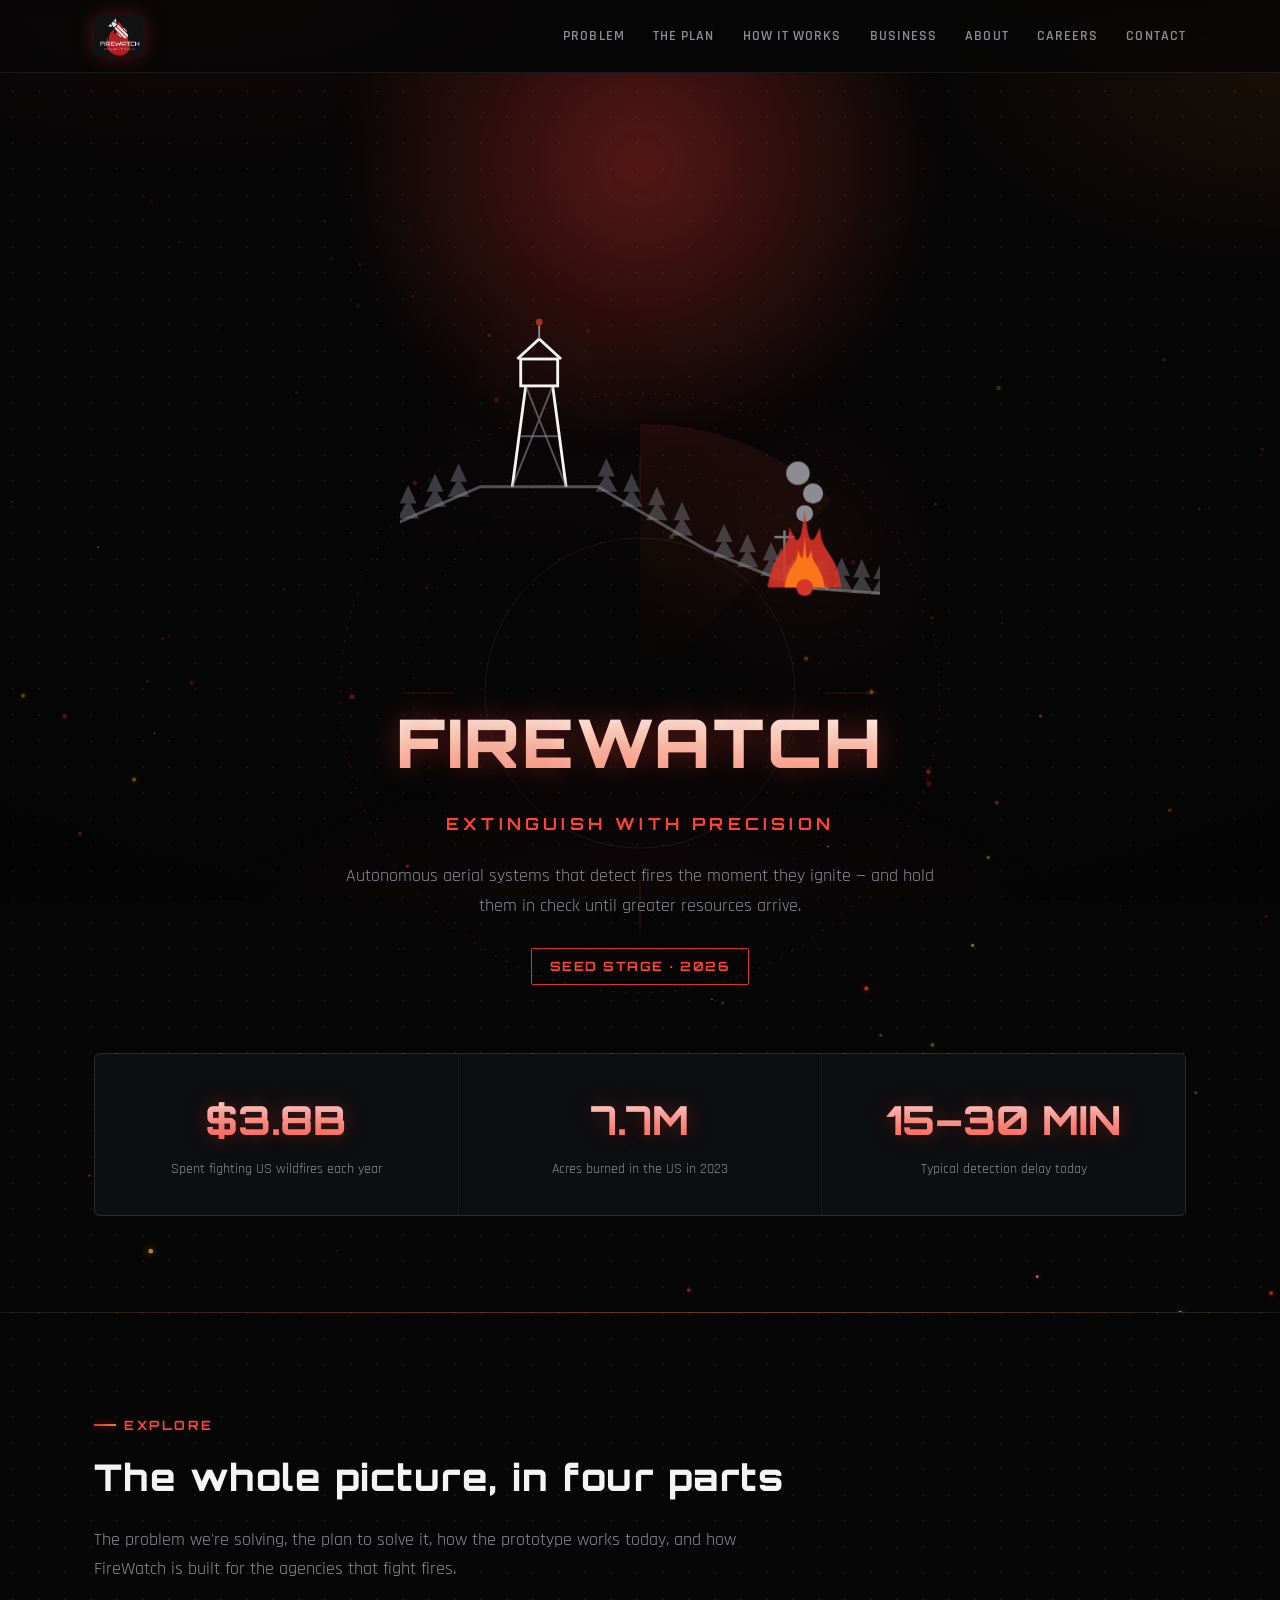
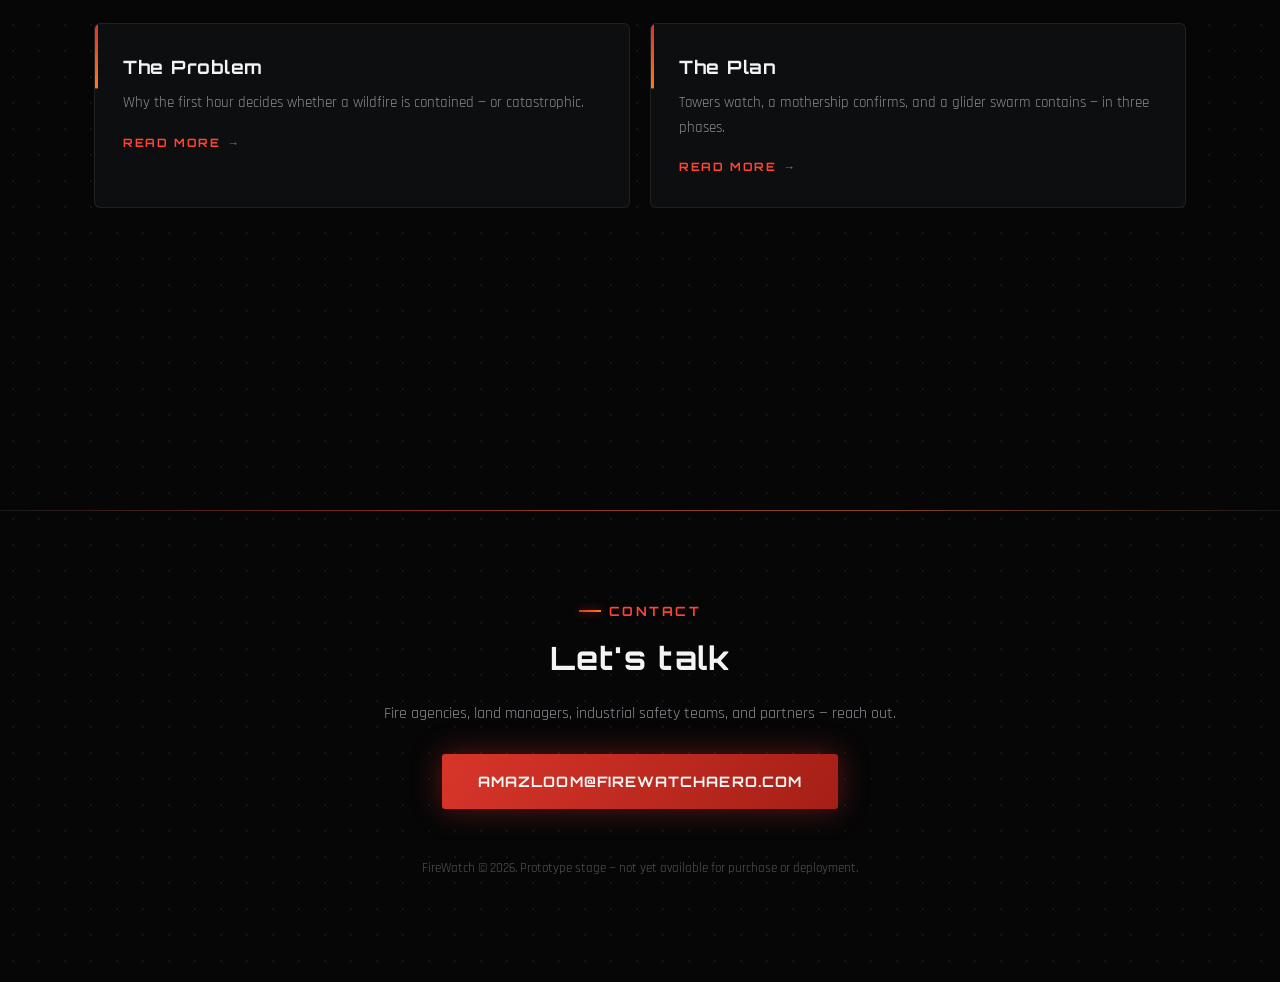
<file: index.html>
<!DOCTYPE html>
<html lang="en">
<head>
<meta charset="UTF-8">
<meta name="viewport" content="width=device-width, initial-scale=1.0">
<title>FireWatch — Extinguish with Precision</title>
<meta name="description" content="FireWatch is an autonomous aerial fire-detection and suppression system. Catch it early. Hold it until help arrives.">
<link rel="preconnect" href="https://fonts.googleapis.com">
<link rel="preconnect" href="https://fonts.gstatic.com" crossorigin>
<link href="https://fonts.googleapis.com/css2?family=Orbitron:wght@600;700;800;900&family=Rajdhani:wght@400;500;600;700&display=swap" rel="stylesheet">
<link rel="stylesheet" href="assets/styles.css">
<link rel="icon" href="assets/favicon.ico" sizes="any">
<link rel="icon" type="image/png" href="assets/favicon-32.png">
<link rel="apple-touch-icon" href="assets/apple-touch-icon.png">
</head>
<body>

<nav>
  <div class="container">
    <a class="brand-mark" href="index.html">
      <img src="assets/logo.jpg" alt="FireWatch logo">
    </a>
    <ul>
      <li><a href="problem.html">Problem</a></li>
      <li><a href="plan.html">The Plan</a></li>
      <li><a href="how.html">How It Works</a></li>
      <li><a href="business.html">Business</a></li>
      <li><a href="about.html">About</a></li>
      <li><a href="careers.html">Careers</a></li>
      <li><a href="#contact">Contact</a></li>
    </ul>
  </div>
</nav>

<header class="hero">
  <canvas id="ember-canvas" class="ember-canvas" aria-hidden="true"></canvas>
  <div class="hero-glow"></div>
  <svg class="hero-reticle" viewBox="0 0 600 600" fill="none" aria-hidden="true">
    <circle class="ring ring-slow" cx="300" cy="300" r="290" stroke="#D8352A" stroke-width="1" stroke-dasharray="2 10" opacity="0.6"/>
    <circle class="ring ring-fast" cx="300" cy="300" r="220" stroke="#ff7a18" stroke-width="1" stroke-dasharray="1 14" opacity="0.5"/>
    <circle cx="300" cy="300" r="150" stroke="#8B8D93" stroke-width="0.75" opacity="0.35"/>
    <g stroke="#D8352A" stroke-width="1" opacity="0.5">
      <line x1="300" y1="70" x2="300" y2="120"/>
      <line x1="300" y1="480" x2="300" y2="530"/>
      <line x1="70" y1="300" x2="120" y2="300"/>
      <line x1="480" y1="300" x2="530" y2="300"/>
    </g>
    <path class="sweep" d="M300 300 L300 40 A260 260 0 0 1 486 114 Z" fill="url(#sweepGrad)" opacity="0.18"/>
    <defs>
      <linearGradient id="sweepGrad" x1="300" y1="300" x2="300" y2="40" gradientUnits="userSpaceOnUse">
        <stop stop-color="#ff7a18" stop-opacity="0"/>
        <stop offset="1" stop-color="#ff4433"/>
      </linearGradient>
    </defs>
  </svg>
  <div class="container">
    <div class="hero-short">
      <iframe src="short.html" title="FireWatch — how it works" loading="eager" scrolling="no" tabindex="-1"></iframe>
    </div>
    <h1>FIREWATCH</h1>
    <div class="hero-sub">Extinguish with Precision</div>
    <p class="hero-desc">Autonomous aerial systems that detect fires the moment they ignite — and hold them in check until greater resources arrive.</p>
    <div class="hero-badge">Seed Stage · 2026</div>

    <div class="stats">
      <div class="stat">
        <div class="stat-num">$3.8B</div>
        <div class="stat-label">Spent fighting US wildfires each year</div>
      </div>
      <div class="stat">
        <div class="stat-num">7.7M</div>
        <div class="stat-label">Acres burned in the US in 2023</div>
      </div>
      <div class="stat">
        <div class="stat-num">15–30 MIN</div>
        <div class="stat-label">Typical detection delay today</div>
      </div>
    </div>
  </div>
</header>

<section id="explore">
  <div class="container">
    <span class="section-tag">Explore</span>
    <h2>The whole picture, in four parts</h2>
    <p class="lead">The problem we're solving, the plan to solve it, how the prototype works today, and how FireWatch is built for the agencies that fight fires.</p>
    <div class="explore-grid">
      <a class="card" href="problem.html">
        <h3>The Problem</h3>
        <p>Why the first hour decides whether a wildfire is contained — or catastrophic.</p>
        <span class="card-go">Read more</span>
      </a>
      <a class="card" href="plan.html">
        <h3>The Plan</h3>
        <p>Towers watch, a mothership confirms, and a glider swarm contains — in three phases.</p>
        <span class="card-go">Read more</span>
      </a>
      <a class="card" href="how.html">
        <h3>How It Works</h3>
        <p>The self-contained detection prototype: thermal sensing, radio link, live ground station.</p>
        <span class="card-go">Read more</span>
      </a>
      <a class="card" href="business.html">
        <h3>Business</h3>
        <p>Built for local, state, and national fire agencies — setup, support, and resupply.</p>
        <span class="card-go">Read more</span>
      </a>
    </div>
  </div>
</section>

<footer id="contact">
  <div class="container">
    <span class="section-tag">Contact</span>
    <h2>Let's talk</h2>
    <p>Fire agencies, land managers, industrial safety teams, and partners — reach out.</p>
    <a class="cta-btn" href="mailto:amazloom@firewatchaero.com">amazloom@firewatchaero.com</a>
    <div class="fine-print">FireWatch © 2026. Prototype stage — not yet available for purchase or deployment.</div>
  </div>
</footer>

<script src="assets/fx.js" defer></script>
</body>
</html>
</file>
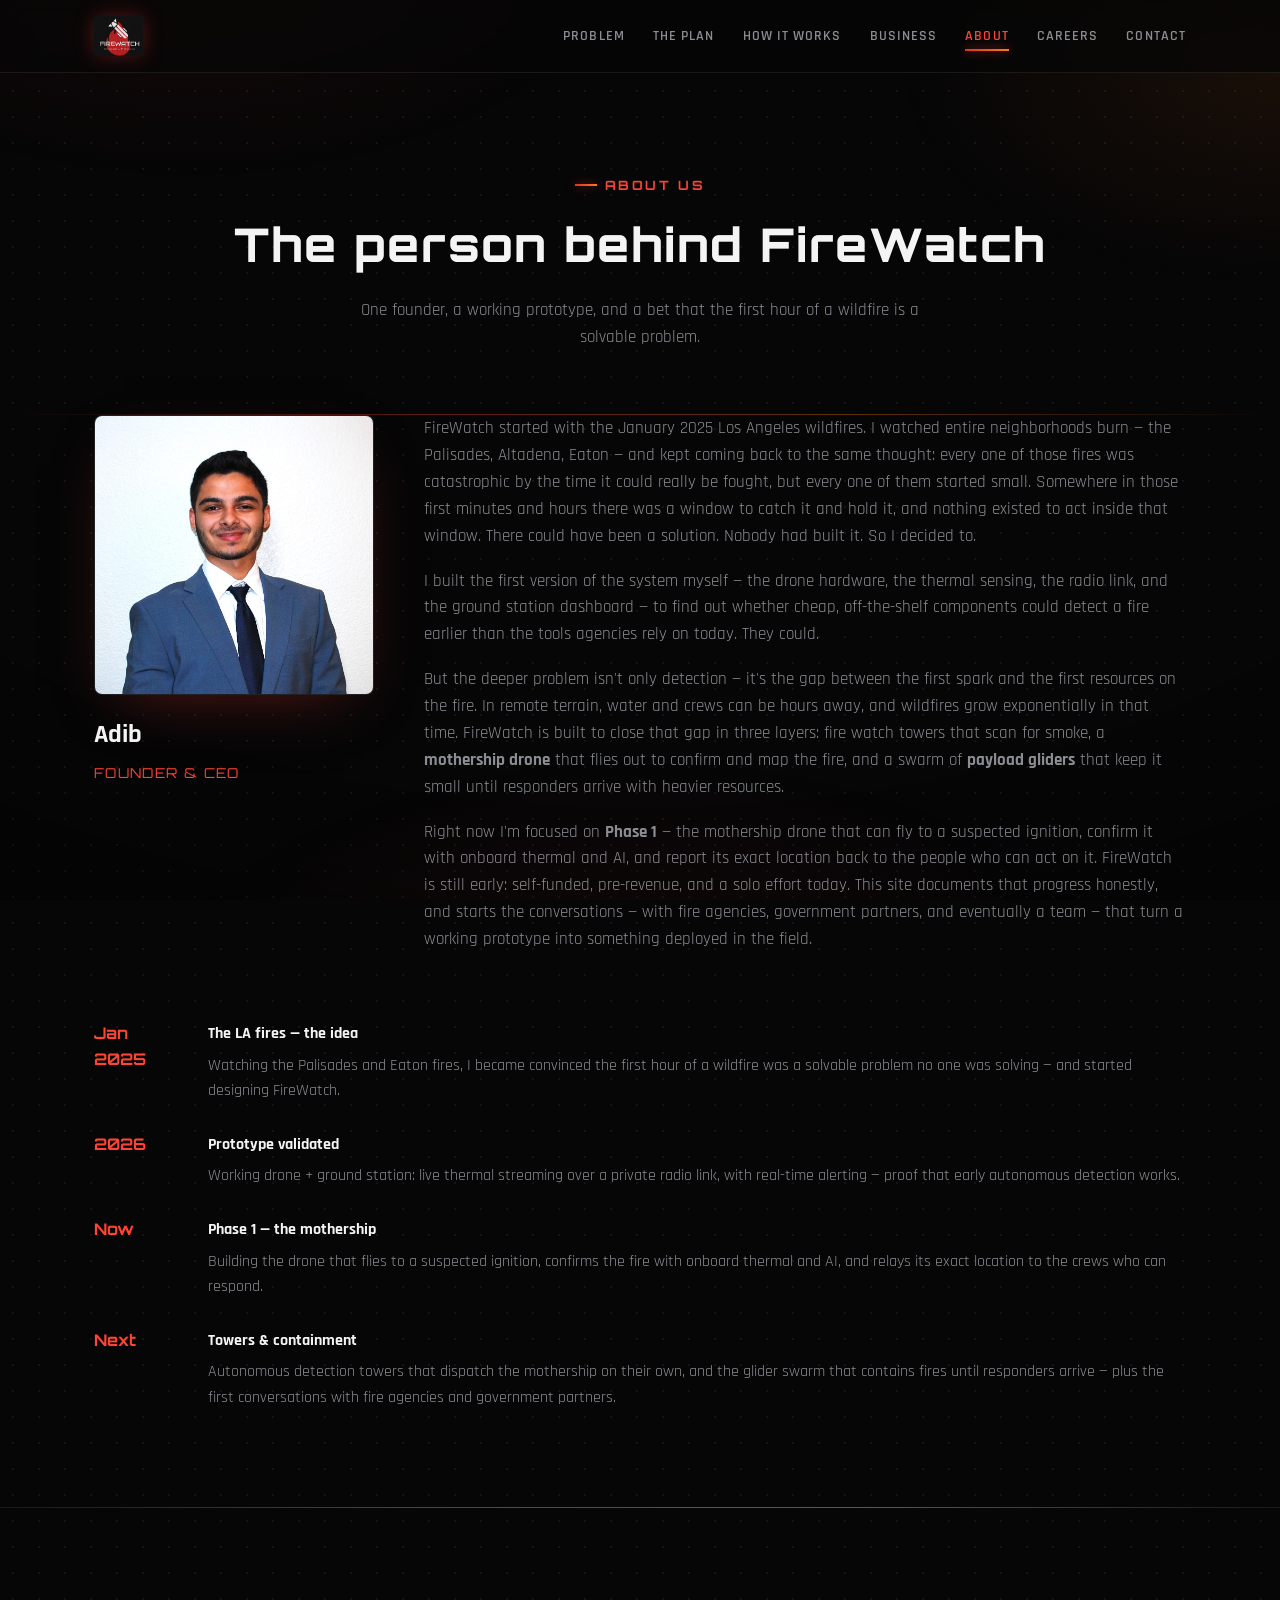
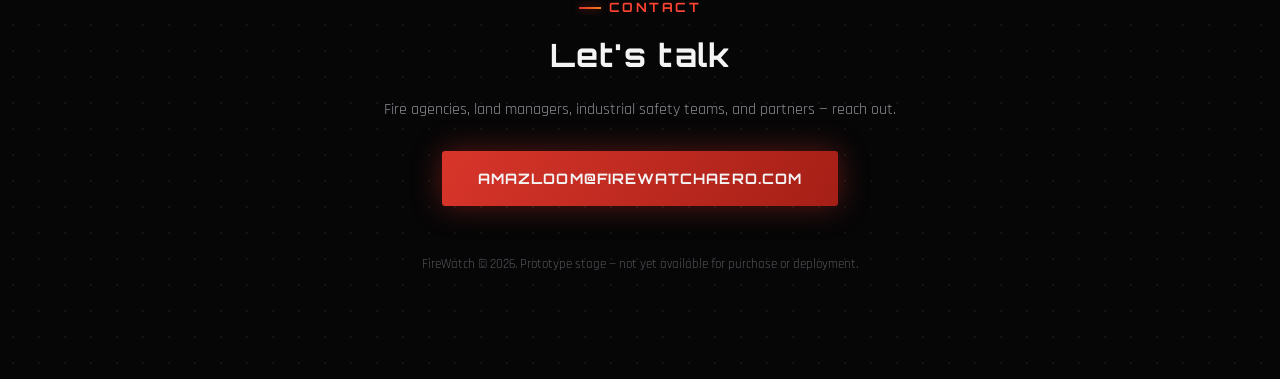
<file: about.html>
<!DOCTYPE html>
<html lang="en">
<head>
<meta charset="UTF-8">
<meta name="viewport" content="width=device-width, initial-scale=1.0">
<title>About — FireWatch</title>
<meta name="description" content="FireWatch was founded by Adib to close the gap between the first spark and the first responder.">
<link rel="preconnect" href="https://fonts.googleapis.com">
<link rel="preconnect" href="https://fonts.gstatic.com" crossorigin>
<link href="https://fonts.googleapis.com/css2?family=Orbitron:wght@600;700;800;900&family=Rajdhani:wght@400;500;600;700&display=swap" rel="stylesheet">
<link rel="stylesheet" href="assets/styles.css">
<link rel="icon" href="assets/favicon.ico" sizes="any">
<link rel="icon" type="image/png" href="assets/favicon-32.png">
<link rel="apple-touch-icon" href="assets/apple-touch-icon.png">
</head>
<body>

<nav>
  <div class="container">
    <a class="brand-mark" href="index.html">
      <img src="assets/logo.jpg" alt="FireWatch logo">
    </a>
    <ul>
      <li><a href="problem.html">Problem</a></li>
      <li><a href="plan.html">The Plan</a></li>
      <li><a href="how.html">How It Works</a></li>
      <li><a href="business.html">Business</a></li>
      <li><a href="about.html" class="active">About</a></li>
      <li><a href="careers.html">Careers</a></li>
      <li><a href="#contact">Contact</a></li>
    </ul>
  </div>
</nav>

<header class="page-hero">
  <div class="container">
    <span class="section-tag">About Us</span>
    <h1>The person behind FireWatch</h1>
    <p>One founder, a working prototype, and a bet that the first hour of a wildfire is a solvable problem.</p>
  </div>
</header>

<section style="border-top: none; padding-top: 0;">
  <div class="container">
    <div class="about-grid">
      <div>
        <div class="about-photo">
          <img src="assets/adib.jpg" alt="Adib, founder of FireWatch">
        </div>
        <div class="about-name">Adib</div>
        <div class="about-role">Founder &amp; CEO</div>
      </div>

      <div class="about-text">
        <p>FireWatch started with the January 2025 Los Angeles wildfires. I watched entire neighborhoods burn — the Palisades, Altadena, Eaton — and kept coming back to the same thought: every one of those fires was catastrophic by the time it could really be fought, but every one of them started small. Somewhere in those first minutes and hours there was a window to catch it and hold it, and nothing existed to act inside that window. There could have been a solution. Nobody had built it. So I decided to.</p>
        <p>I built the first version of the system myself — the drone hardware, the thermal sensing, the radio link, and the ground station dashboard — to find out whether cheap, off-the-shelf components could detect a fire earlier than the tools agencies rely on today. They could.</p>
        <p>But the deeper problem isn't only detection — it's the gap between the first spark and the first resources on the fire. In remote terrain, water and crews can be hours away, and wildfires grow exponentially in that time. FireWatch is built to close that gap in three layers: fire watch towers that scan for smoke, a <strong>mothership drone</strong> that flies out to confirm and map the fire, and a swarm of <strong>payload gliders</strong> that keep it small until responders arrive with heavier resources.</p>
        <p>Right now I'm focused on <strong>Phase 1</strong> — the mothership drone that can fly to a suspected ignition, confirm it with onboard thermal and AI, and report its exact location back to the people who can act on it. FireWatch is still early: self-funded, pre-revenue, and a solo effort today. This site documents that progress honestly, and starts the conversations — with fire agencies, government partners, and eventually a team — that turn a working prototype into something deployed in the field.</p>
      </div>
    </div>

    <div class="timeline">
      <div class="timeline-item">
        <div class="timeline-year">Jan 2025</div>
        <div>
          <h4>The LA fires — the idea</h4>
          <p>Watching the Palisades and Eaton fires, I became convinced the first hour of a wildfire was a solvable problem no one was solving — and started designing FireWatch.</p>
        </div>
      </div>
      <div class="timeline-item">
        <div class="timeline-year">2026</div>
        <div>
          <h4>Prototype validated</h4>
          <p>Working drone + ground station: live thermal streaming over a private radio link, with real-time alerting — proof that early autonomous detection works.</p>
        </div>
      </div>
      <div class="timeline-item">
        <div class="timeline-year">Now</div>
        <div>
          <h4>Phase 1 — the mothership</h4>
          <p>Building the drone that flies to a suspected ignition, confirms the fire with onboard thermal and AI, and relays its exact location to the crews who can respond.</p>
        </div>
      </div>
      <div class="timeline-item">
        <div class="timeline-year">Next</div>
        <div>
          <h4>Towers &amp; containment</h4>
          <p>Autonomous detection towers that dispatch the mothership on their own, and the glider swarm that contains fires until responders arrive — plus the first conversations with fire agencies and government partners.</p>
        </div>
      </div>
    </div>
  </div>
</section>

<footer id="contact">
  <div class="container">
    <span class="section-tag">Contact</span>
    <h2>Let's talk</h2>
    <p>Fire agencies, land managers, industrial safety teams, and partners — reach out.</p>
    <a class="cta-btn" href="mailto:amazloom@firewatchaero.com">amazloom@firewatchaero.com</a>
    <div class="fine-print">FireWatch © 2026. Prototype stage — not yet available for purchase or deployment.</div>
  </div>
</footer>

<script src="assets/fx.js" defer></script>
</body>
</html>
</file>
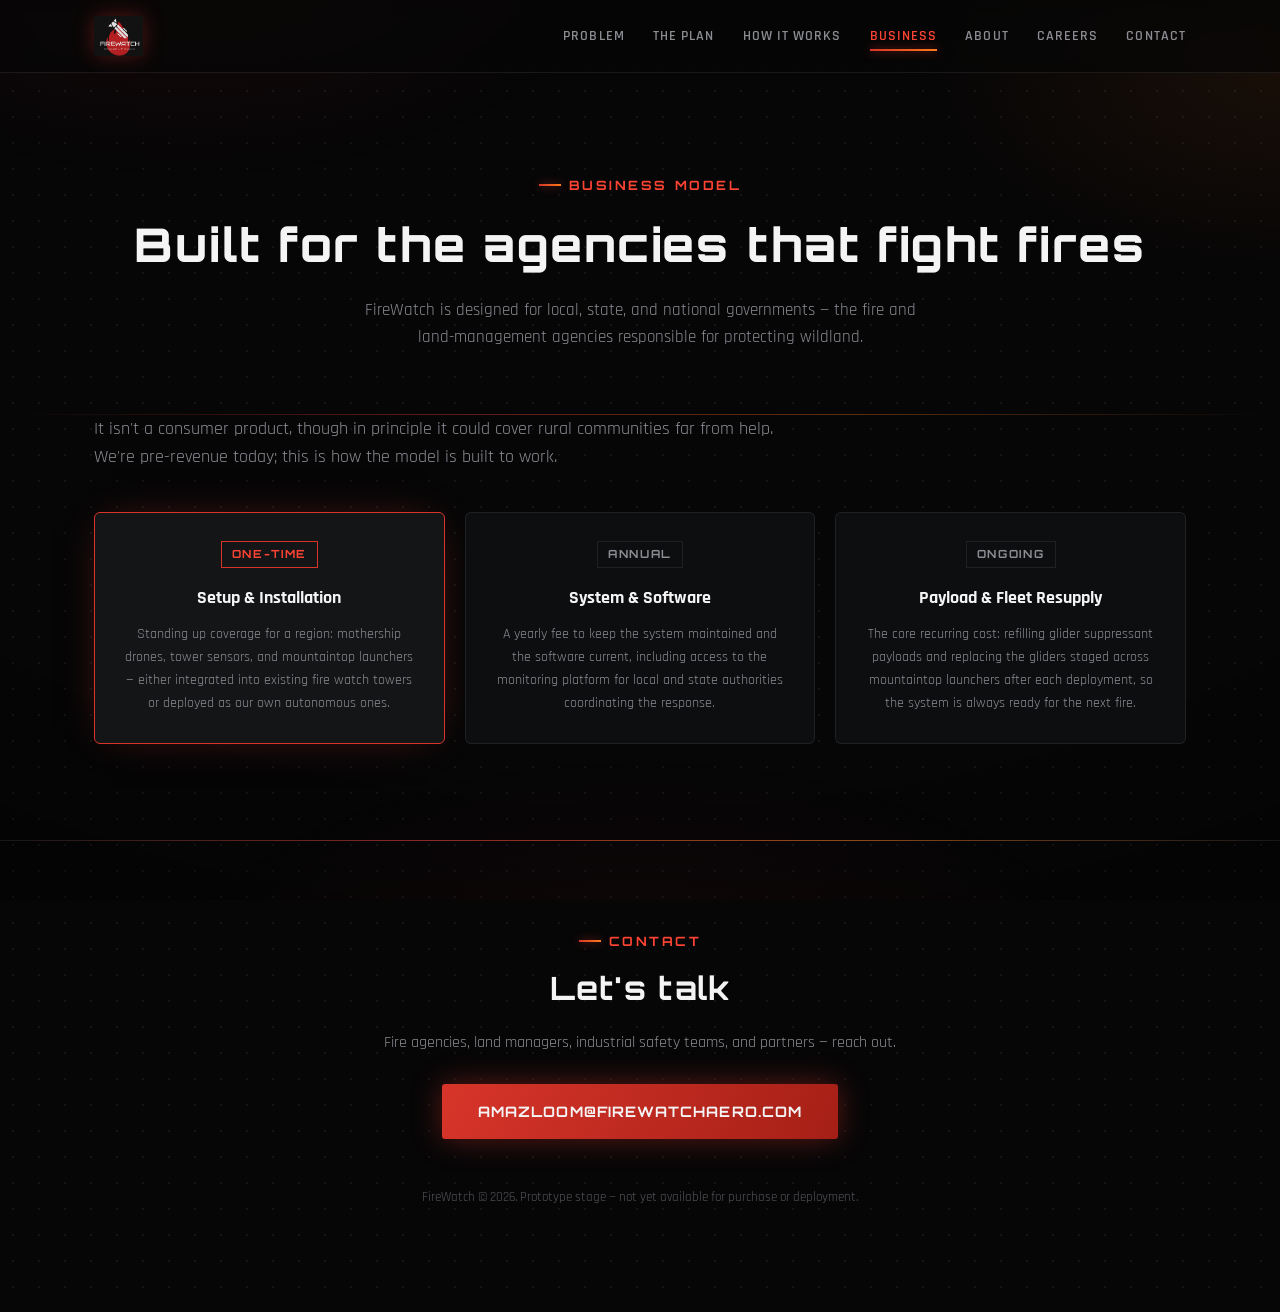
<file: business.html>
<!DOCTYPE html>
<html lang="en">
<head>
<meta charset="UTF-8">
<meta name="viewport" content="width=device-width, initial-scale=1.0">
<title>Business — FireWatch</title>
<meta name="description" content="FireWatch is built for local, state, and national fire agencies: a one-time setup, an annual system and software fee, and ongoing payload and fleet resupply.">
<link rel="preconnect" href="https://fonts.googleapis.com">
<link rel="preconnect" href="https://fonts.gstatic.com" crossorigin>
<link href="https://fonts.googleapis.com/css2?family=Orbitron:wght@600;700;800;900&family=Rajdhani:wght@400;500;600;700&display=swap" rel="stylesheet">
<link rel="stylesheet" href="assets/styles.css">
<link rel="icon" href="assets/favicon.ico" sizes="any">
<link rel="icon" type="image/png" href="assets/favicon-32.png">
<link rel="apple-touch-icon" href="assets/apple-touch-icon.png">
</head>
<body>

<nav>
  <div class="container">
    <a class="brand-mark" href="index.html">
      <img src="assets/logo.jpg" alt="FireWatch logo">
    </a>
    <ul>
      <li><a href="problem.html">Problem</a></li>
      <li><a href="plan.html">The Plan</a></li>
      <li><a href="how.html">How It Works</a></li>
      <li><a href="business.html" class="active">Business</a></li>
      <li><a href="about.html">About</a></li>
      <li><a href="careers.html">Careers</a></li>
      <li><a href="#contact">Contact</a></li>
    </ul>
  </div>
</nav>

<header class="page-hero">
  <div class="container">
    <span class="section-tag">Business Model</span>
    <h1>Built for the agencies that fight fires</h1>
    <p>FireWatch is designed for local, state, and national governments — the fire and land-management agencies responsible for protecting wildland.</p>
  </div>
</header>

<section style="border-top: none; padding-top: 0;">
  <div class="container">
    <p class="lead">It isn't a consumer product, though in principle it could cover rural communities far from help. We're pre-revenue today; this is how the model is built to work.</p>
    <div class="model-grid">
      <div class="model-card active">
        <div class="model-tag">One-Time</div>
        <h4>Setup &amp; Installation</h4>
        <p>Standing up coverage for a region: mothership drones, tower sensors, and mountaintop launchers — either integrated into existing fire watch towers or deployed as our own autonomous ones.</p>
      </div>
      <div class="model-card">
        <div class="model-tag">Annual</div>
        <h4>System &amp; Software</h4>
        <p>A yearly fee to keep the system maintained and the software current, including access to the monitoring platform for local and state authorities coordinating the response.</p>
      </div>
      <div class="model-card">
        <div class="model-tag">Ongoing</div>
        <h4>Payload &amp; Fleet Resupply</h4>
        <p>The core recurring cost: refilling glider suppressant payloads and replacing the gliders staged across mountaintop launchers after each deployment, so the system is always ready for the next fire.</p>
      </div>
    </div>
  </div>
</section>

<footer id="contact">
  <div class="container">
    <span class="section-tag">Contact</span>
    <h2>Let's talk</h2>
    <p>Fire agencies, land managers, industrial safety teams, and partners — reach out.</p>
    <a class="cta-btn" href="mailto:amazloom@firewatchaero.com">amazloom@firewatchaero.com</a>
    <div class="fine-print">FireWatch © 2026. Prototype stage — not yet available for purchase or deployment.</div>
  </div>
</footer>

<script src="assets/fx.js" defer></script>
</body>
</html>
</file>
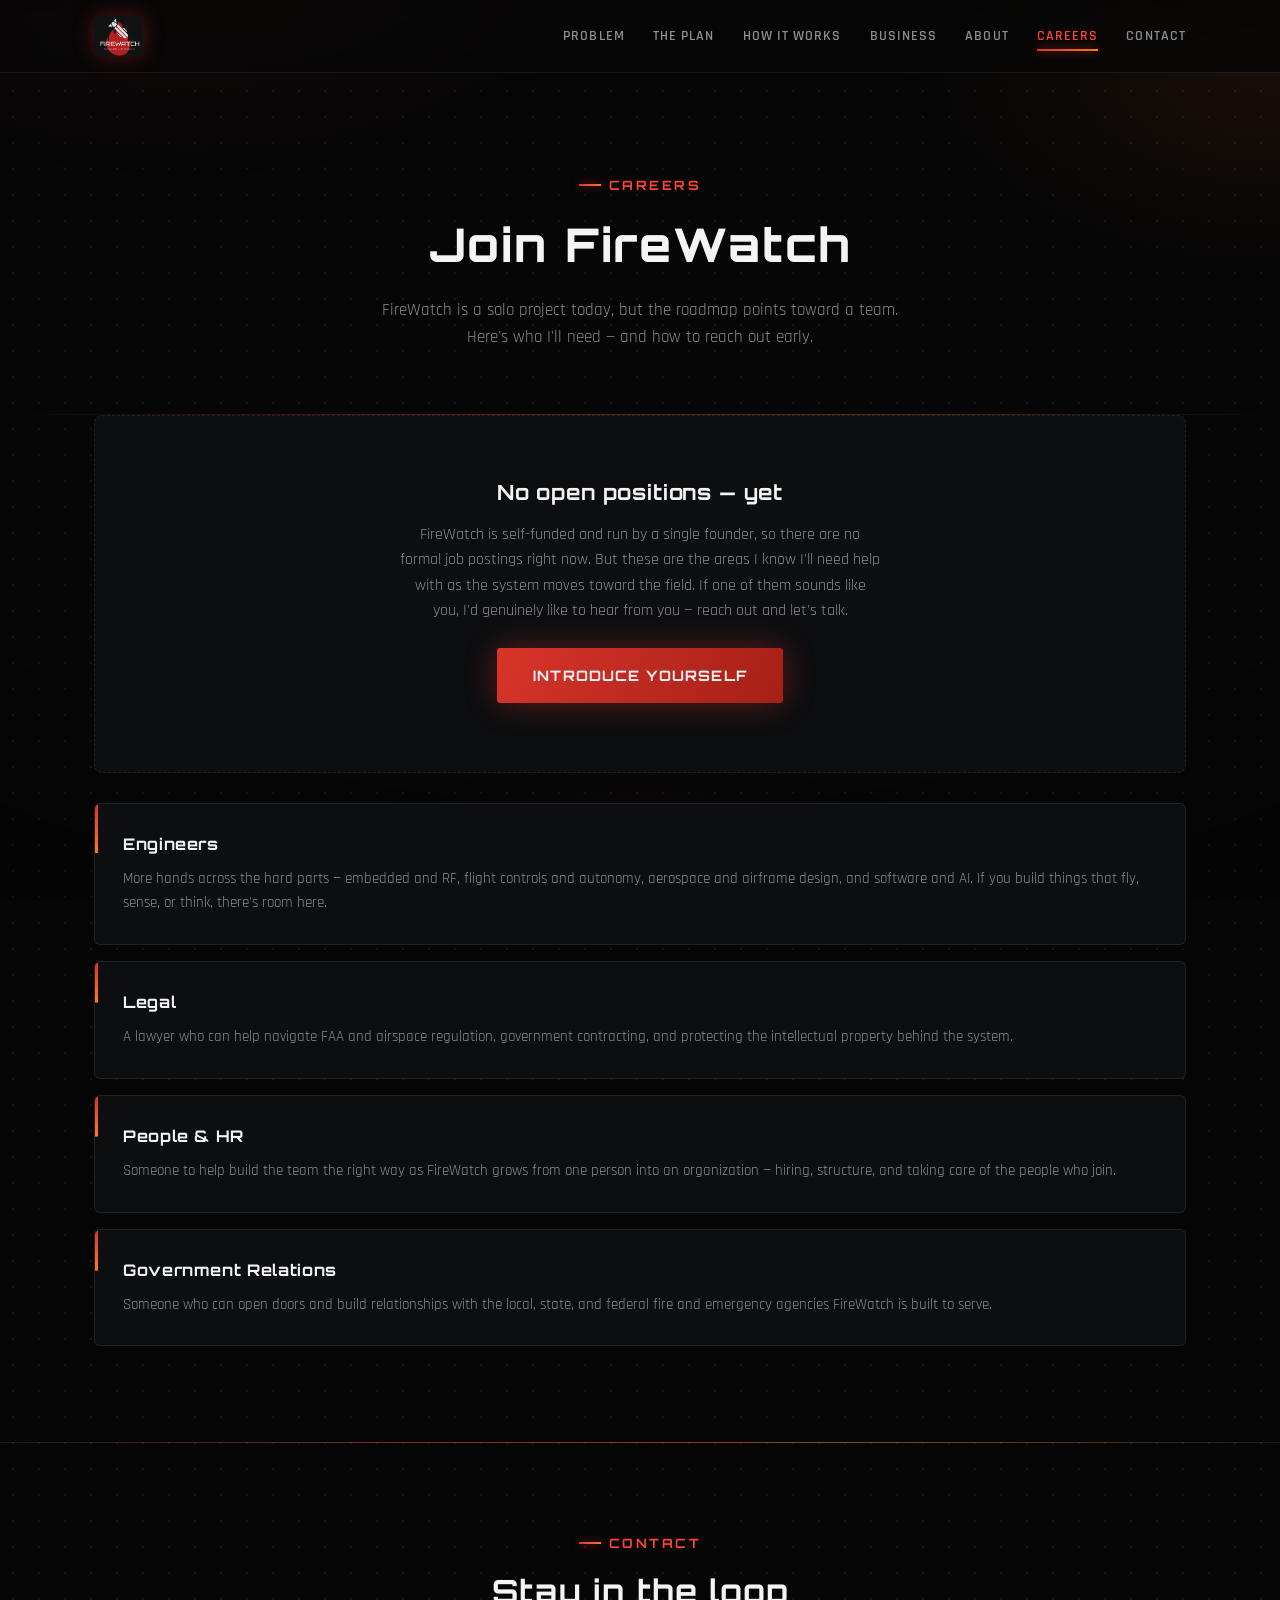
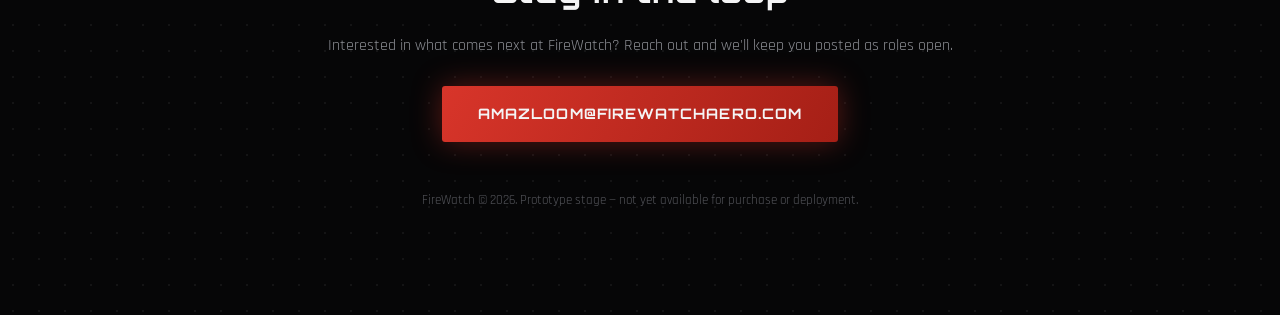
<file: careers.html>
<!DOCTYPE html>
<html lang="en">
<head>
<meta charset="UTF-8">
<meta name="viewport" content="width=device-width, initial-scale=1.0">
<title>Careers — FireWatch</title>
<meta name="description" content="No open roles at FireWatch yet — check back as the company grows.">
<link rel="preconnect" href="https://fonts.googleapis.com">
<link rel="preconnect" href="https://fonts.gstatic.com" crossorigin>
<link href="https://fonts.googleapis.com/css2?family=Orbitron:wght@600;700;800;900&family=Rajdhani:wght@400;500;600;700&display=swap" rel="stylesheet">
<link rel="stylesheet" href="assets/styles.css">
<link rel="icon" href="assets/favicon.ico" sizes="any">
<link rel="icon" type="image/png" href="assets/favicon-32.png">
<link rel="apple-touch-icon" href="assets/apple-touch-icon.png">
</head>
<body>

<nav>
  <div class="container">
    <a class="brand-mark" href="index.html">
      <img src="assets/logo.jpg" alt="FireWatch logo">
    </a>
    <ul>
      <li><a href="problem.html">Problem</a></li>
      <li><a href="plan.html">The Plan</a></li>
      <li><a href="how.html">How It Works</a></li>
      <li><a href="business.html">Business</a></li>
      <li><a href="about.html">About</a></li>
      <li><a href="careers.html" class="active">Careers</a></li>
      <li><a href="#contact">Contact</a></li>
    </ul>
  </div>
</nav>

<header class="page-hero">
  <div class="container">
    <span class="section-tag">Careers</span>
    <h1>Join FireWatch</h1>
    <p>FireWatch is a solo project today, but the roadmap points toward a team. Here's who I'll need — and how to reach out early.</p>
  </div>
</header>

<section style="border-top: none; padding-top: 0;">
  <div class="container">
    <div class="careers-empty">
      <h3>No open positions — yet</h3>
      <p>FireWatch is self-funded and run by a single founder, so there are no formal job postings right now. But these are the areas I know I'll need help with as the system moves toward the field. If one of them sounds like you, I'd genuinely like to hear from you — reach out and let's talk.</p>
      <a class="cta-btn" href="mailto:amazloom@firewatchaero.com">Introduce yourself</a>
    </div>

    <div class="roles-list">
      <div class="card">
        <h3>Engineers</h3>
        <p>More hands across the hard parts — embedded and RF, flight controls and autonomy, aerospace and airframe design, and software and AI. If you build things that fly, sense, or think, there's room here.</p>
      </div>
      <div class="card">
        <h3>Legal</h3>
        <p>A lawyer who can help navigate FAA and airspace regulation, government contracting, and protecting the intellectual property behind the system.</p>
      </div>
      <div class="card">
        <h3>People &amp; HR</h3>
        <p>Someone to help build the team the right way as FireWatch grows from one person into an organization — hiring, structure, and taking care of the people who join.</p>
      </div>
      <div class="card">
        <h3>Government Relations</h3>
        <p>Someone who can open doors and build relationships with the local, state, and federal fire and emergency agencies FireWatch is built to serve.</p>
      </div>
    </div>
  </div>
</section>

<footer id="contact">
  <div class="container">
    <span class="section-tag">Contact</span>
    <h2>Stay in the loop</h2>
    <p>Interested in what comes next at FireWatch? Reach out and we'll keep you posted as roles open.</p>
    <a class="cta-btn" href="mailto:amazloom@firewatchaero.com">amazloom@firewatchaero.com</a>
    <div class="fine-print">FireWatch © 2026. Prototype stage — not yet available for purchase or deployment.</div>
  </div>
</footer>

<script src="assets/fx.js" defer></script>
</body>
</html>
</file>
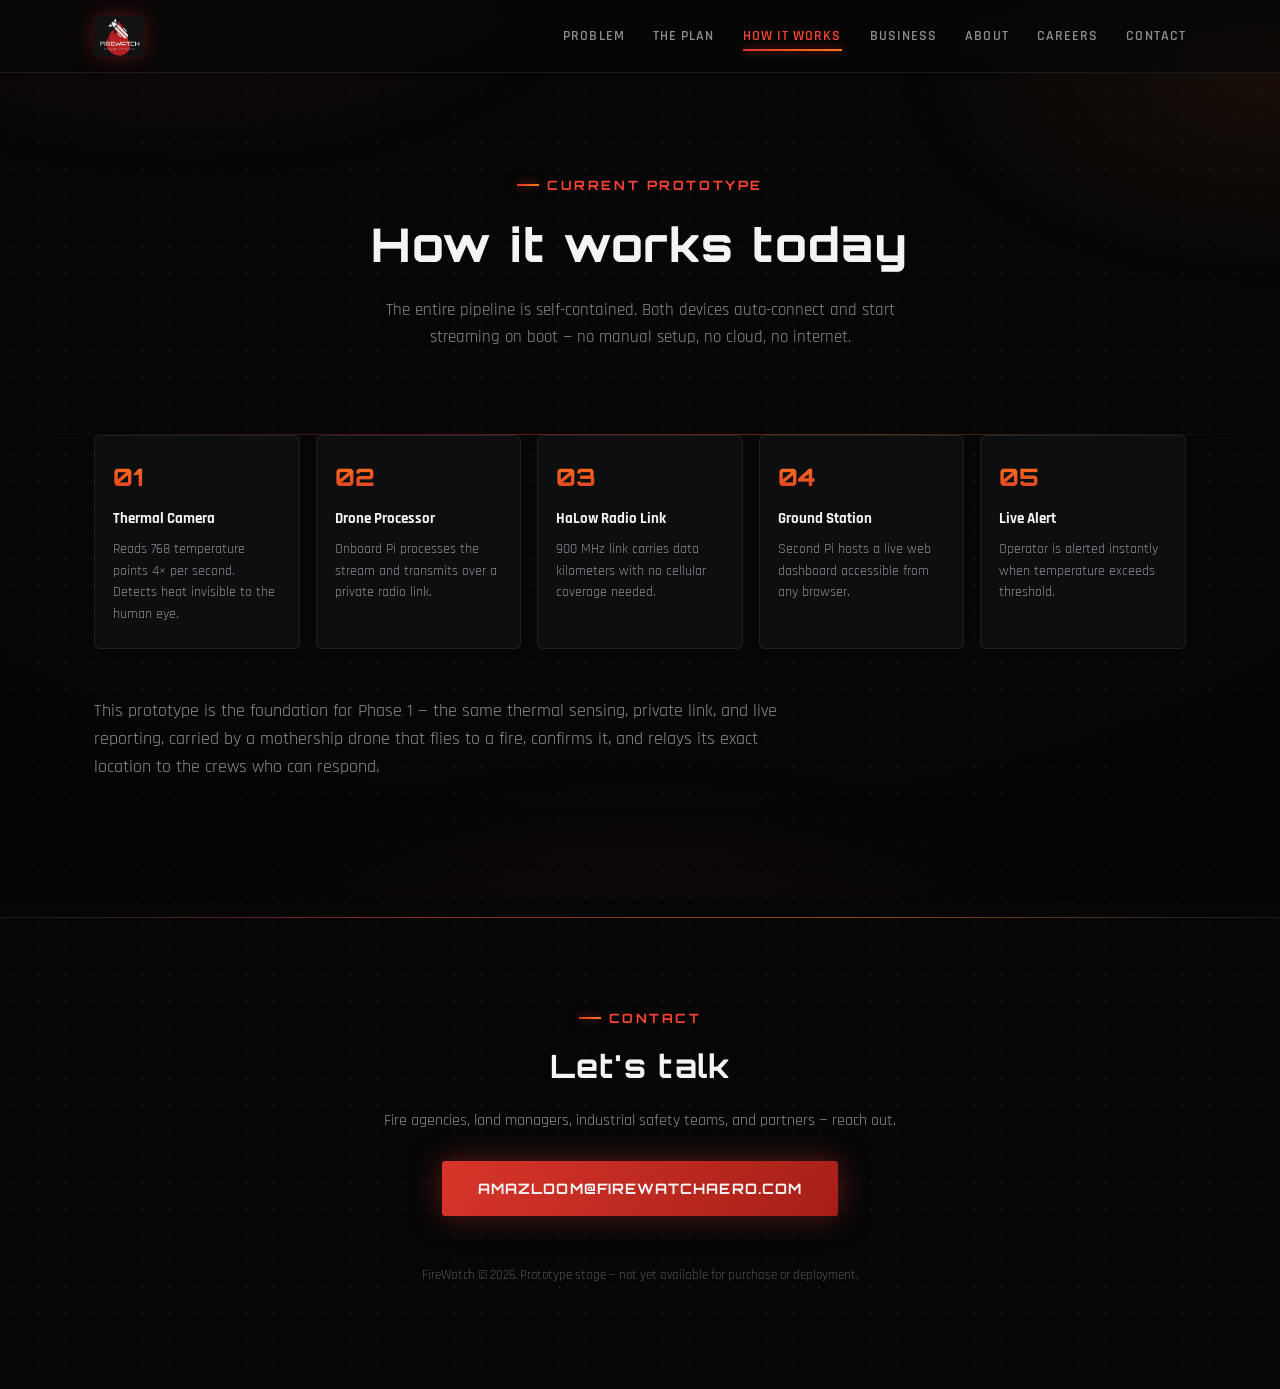
<file: how.html>
<!DOCTYPE html>
<html lang="en">
<head>
<meta charset="UTF-8">
<meta name="viewport" content="width=device-width, initial-scale=1.0">
<title>How It Works — FireWatch</title>
<meta name="description" content="The FireWatch prototype is fully self-contained: thermal sensing, an onboard processor, a private radio link, and a live ground-station dashboard — no cloud, no internet.">
<link rel="preconnect" href="https://fonts.googleapis.com">
<link rel="preconnect" href="https://fonts.gstatic.com" crossorigin>
<link href="https://fonts.googleapis.com/css2?family=Orbitron:wght@600;700;800;900&family=Rajdhani:wght@400;500;600;700&display=swap" rel="stylesheet">
<link rel="stylesheet" href="assets/styles.css">
<link rel="icon" href="assets/favicon.ico" sizes="any">
<link rel="icon" type="image/png" href="assets/favicon-32.png">
<link rel="apple-touch-icon" href="assets/apple-touch-icon.png">
</head>
<body>

<nav>
  <div class="container">
    <a class="brand-mark" href="index.html">
      <img src="assets/logo.jpg" alt="FireWatch logo">
    </a>
    <ul>
      <li><a href="problem.html">Problem</a></li>
      <li><a href="plan.html">The Plan</a></li>
      <li><a href="how.html" class="active">How It Works</a></li>
      <li><a href="business.html">Business</a></li>
      <li><a href="about.html">About</a></li>
      <li><a href="careers.html">Careers</a></li>
      <li><a href="#contact">Contact</a></li>
    </ul>
  </div>
</nav>

<header class="page-hero">
  <div class="container">
    <span class="section-tag">Current Prototype</span>
    <h1>How it works today</h1>
    <p>The entire pipeline is self-contained. Both devices auto-connect and start streaming on boot — no manual setup, no cloud, no internet.</p>
  </div>
</header>

<section style="border-top: none; padding-top: 0;">
  <div class="container">
    <div class="pipeline">
      <div class="pipe-step">
        <div class="pipe-num">01</div>
        <h4>Thermal Camera</h4>
        <p>Reads 768 temperature points 4× per second. Detects heat invisible to the human eye.</p>
      </div>
      <div class="pipe-step">
        <div class="pipe-num">02</div>
        <h4>Drone Processor</h4>
        <p>Onboard Pi processes the stream and transmits over a private radio link.</p>
      </div>
      <div class="pipe-step">
        <div class="pipe-num">03</div>
        <h4>HaLow Radio Link</h4>
        <p>900 MHz link carries data kilometers with no cellular coverage needed.</p>
      </div>
      <div class="pipe-step">
        <div class="pipe-num">04</div>
        <h4>Ground Station</h4>
        <p>Second Pi hosts a live web dashboard accessible from any browser.</p>
      </div>
      <div class="pipe-step">
        <div class="pipe-num">05</div>
        <h4>Live Alert</h4>
        <p>Operator is alerted instantly when temperature exceeds threshold.</p>
      </div>
    </div>
    <p class="lead" style="margin-top: 48px;">This prototype is the foundation for Phase 1 — the same thermal sensing, private link, and live reporting, carried by a mothership drone that flies to a fire, confirms it, and relays its exact location to the crews who can respond.</p>
  </div>
</section>

<footer id="contact">
  <div class="container">
    <span class="section-tag">Contact</span>
    <h2>Let's talk</h2>
    <p>Fire agencies, land managers, industrial safety teams, and partners — reach out.</p>
    <a class="cta-btn" href="mailto:amazloom@firewatchaero.com">amazloom@firewatchaero.com</a>
    <div class="fine-print">FireWatch © 2026. Prototype stage — not yet available for purchase or deployment.</div>
  </div>
</footer>

<script src="assets/fx.js" defer></script>
</body>
</html>
</file>
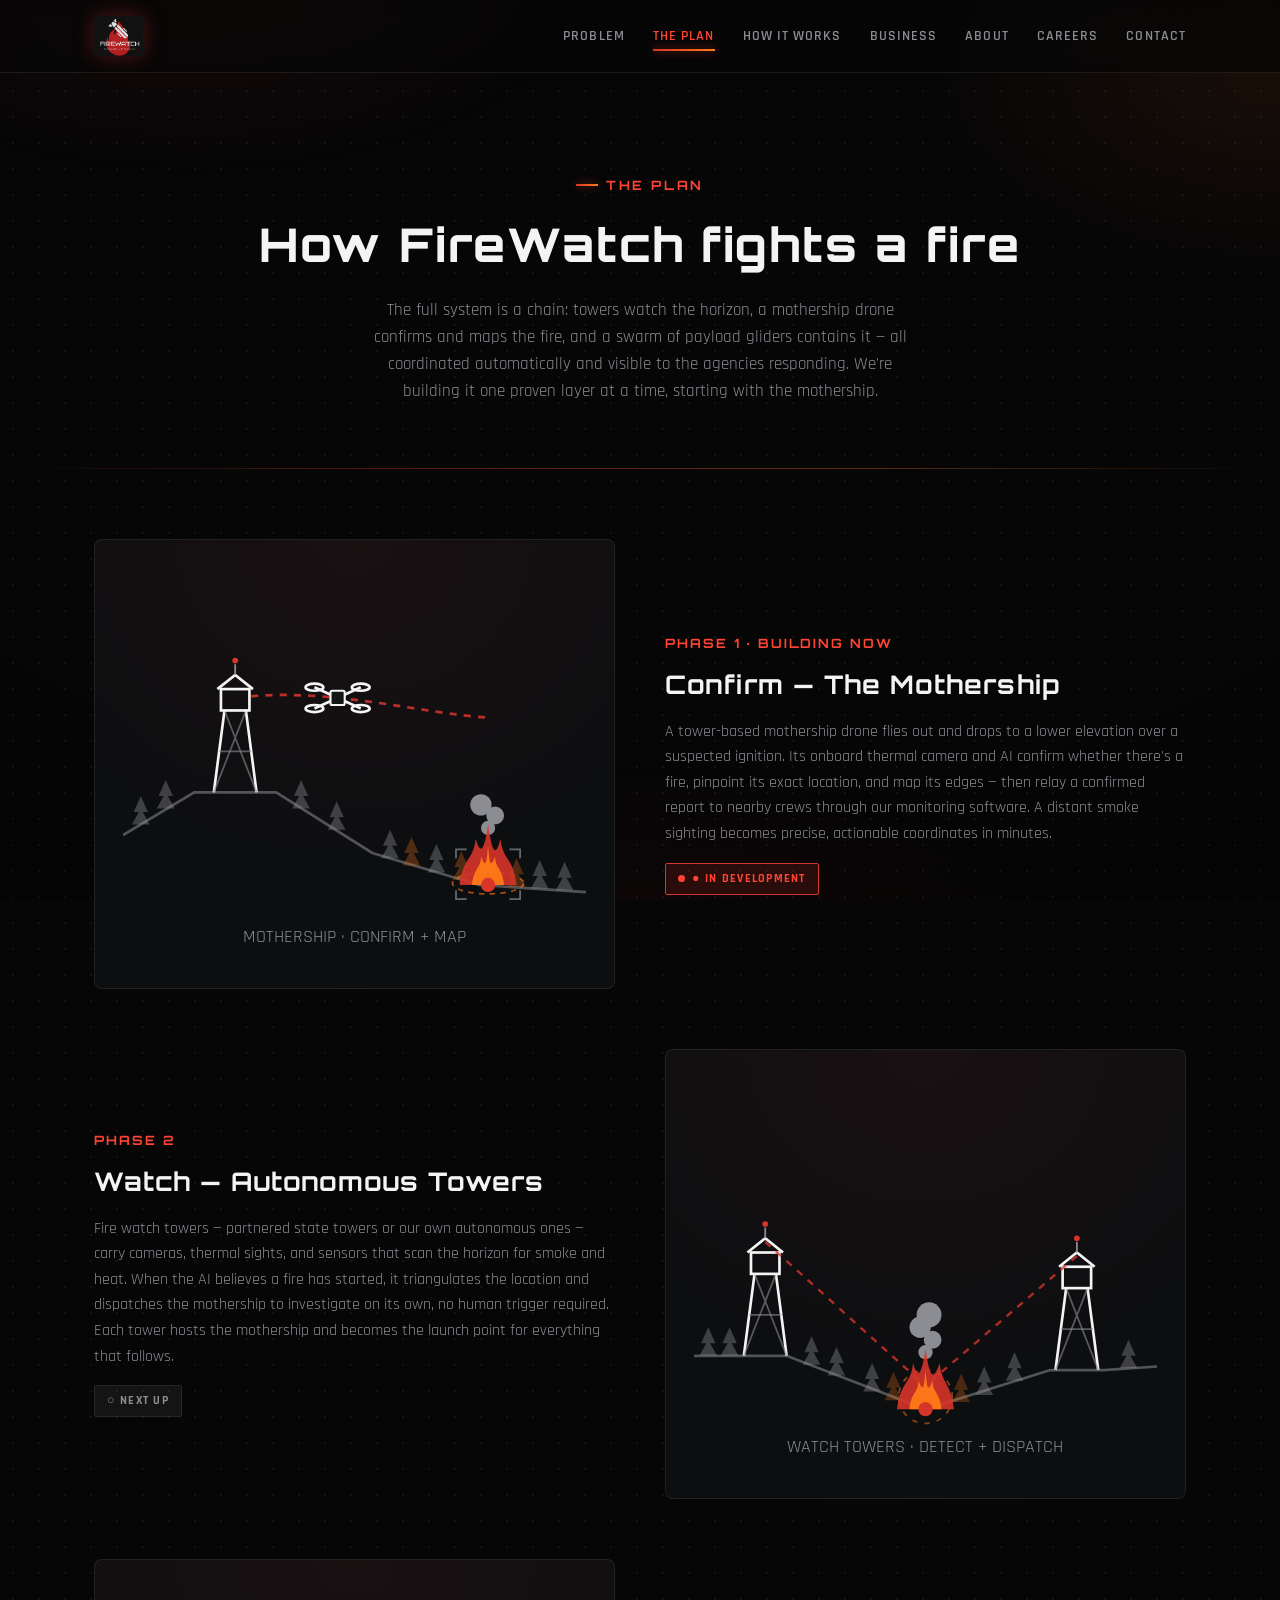
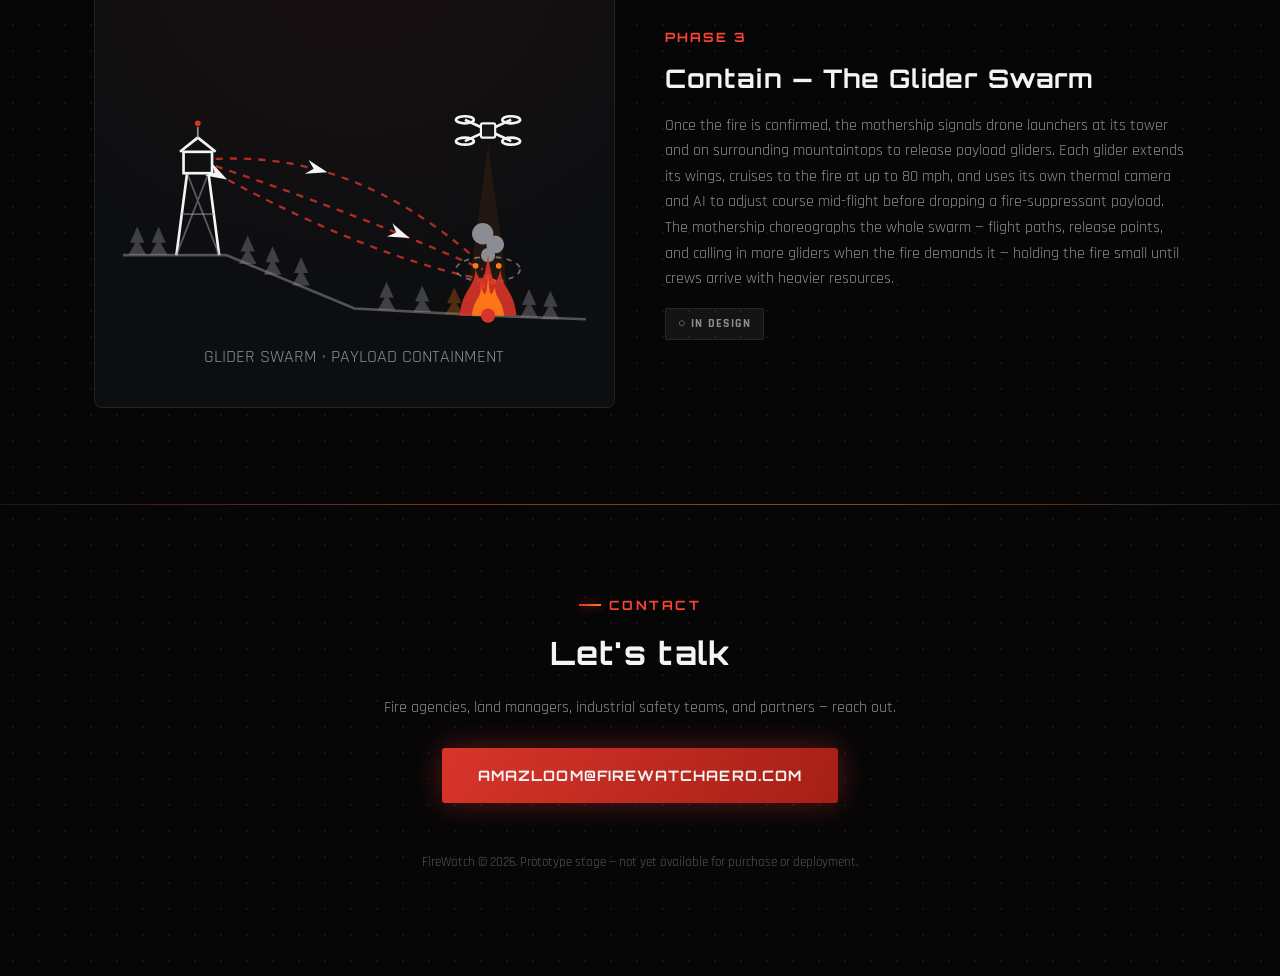
<file: plan.html>
<!DOCTYPE html>
<html lang="en">
<head>
<meta charset="UTF-8">
<meta name="viewport" content="width=device-width, initial-scale=1.0">
<title>The Plan — FireWatch</title>
<meta name="description" content="How FireWatch fights a fire: watch towers detect, a mothership drone confirms and maps, and a glider swarm contains — in three phases.">
<link rel="preconnect" href="https://fonts.googleapis.com">
<link rel="preconnect" href="https://fonts.gstatic.com" crossorigin>
<link href="https://fonts.googleapis.com/css2?family=Orbitron:wght@600;700;800;900&family=Rajdhani:wght@400;500;600;700&display=swap" rel="stylesheet">
<link rel="stylesheet" href="assets/styles.css">
<link rel="icon" href="assets/favicon.ico" sizes="any">
<link rel="icon" type="image/png" href="assets/favicon-32.png">
<link rel="apple-touch-icon" href="assets/apple-touch-icon.png">
</head>
<body>

<nav>
  <div class="container">
    <a class="brand-mark" href="index.html">
      <img src="assets/logo.jpg" alt="FireWatch logo">
    </a>
    <ul>
      <li><a href="problem.html">Problem</a></li>
      <li><a href="plan.html" class="active">The Plan</a></li>
      <li><a href="how.html">How It Works</a></li>
      <li><a href="business.html">Business</a></li>
      <li><a href="about.html">About</a></li>
      <li><a href="careers.html">Careers</a></li>
      <li><a href="#contact">Contact</a></li>
    </ul>
  </div>
</nav>

<header class="page-hero">
  <div class="container">
    <span class="section-tag">The Plan</span>
    <h1>How FireWatch fights a fire</h1>
    <p>The full system is a chain: towers watch the horizon, a mothership drone confirms and maps the fire, and a swarm of payload gliders contains it — all coordinated automatically and visible to the agencies responding. We're building it one proven layer at a time, starting with the mothership.</p>
  </div>
</header>

<section style="border-top: none; padding-top: 20px;">
  <div class="container">
    <div class="roadmap">

      <div class="roadmap-item">
        <div class="roadmap-visual">
          <svg width="260" height="220" viewBox="0 0 260 220" fill="none">
            <!-- terrain: flat hilltop for the tower, sloping down to the fire in the valley -->
            <path d="M0 150 L40 126 L86 126 L140 160 L200 178 L260 182" stroke="#8B8D93" stroke-width="1.5" fill="none" opacity="0.55"/>
            <!-- forest across the landscape -->
            <path d="M10 128 L6 137 L14 137 Z M10 135 L5 144 L15 144 Z" fill="#8B8D93" opacity="0.4"/>
            <path d="M24 119 L20 128 L28 128 Z M24 126 L19 135 L29 135 Z" fill="#8B8D93" opacity="0.4"/>
            <path d="M100 119 L96 128 L104 128 Z M100 126 L95 135 L105 135 Z" fill="#8B8D93" opacity="0.4"/>
            <path d="M120 131 L116 140 L124 140 Z M120 138 L115 147 L125 147 Z" fill="#8B8D93" opacity="0.4"/>
            <path d="M150 147 L146 156 L154 156 Z M150 154 L145 163 L155 163 Z" fill="#8B8D93" opacity="0.4"/>
            <path d="M162 151 L158 160 L166 160 Z M162 158 L157 167 L167 167 Z" fill="#ff7a18" opacity="0.28"/>
            <path d="M176 155 L172 164 L180 164 Z M176 162 L171 171 L181 171 Z" fill="#8B8D93" opacity="0.4"/>
            <path d="M190 159 L186 168 L194 168 Z M190 166 L185 175 L195 175 Z" fill="#ff7a18" opacity="0.28"/>
            <path d="M221 163 L217 172 L225 172 Z M221 170 L216 179 L226 179 Z" fill="#ff7a18" opacity="0.28"/>
            <path d="M234 164 L230 173 L238 173 Z M234 171 L229 180 L239 180 Z" fill="#8B8D93" opacity="0.4"/>
            <path d="M248 165 L244 174 L252 174 Z M248 172 L243 181 L253 181 Z" fill="#8B8D93" opacity="0.4"/>
            <!-- fire lookout tower on the hilltop (both legs grounded at y=126) -->
            <g stroke="#F4F4F5" stroke-width="1.5" fill="none">
              <path d="M51 126 L57 80 M75 126 L69 80"/>
              <path d="M51 126 L69 80 M75 126 L57 80" stroke="#8B8D93" stroke-width="1" opacity="0.6"/>
              <path d="M54 103 L72 103" stroke="#8B8D93" stroke-width="1" opacity="0.6"/>
              <rect x="55" y="68" width="16" height="12"/>
              <path d="M53 68 L63 60 L73 68"/>
              <path d="M63 60 L63 54" stroke="#8B8D93" stroke-width="1"/>
            </g>
            <circle cx="63" cy="52" r="1.6" fill="#D8352A"/>
            <!-- level flight path: tower -> holding directly above the fire, staying at altitude -->
            <path d="M72 72 C120 68 170 82 205 84" stroke="#D8352A" stroke-width="1.5" stroke-dasharray="4 4" fill="none" opacity="0.85"/>
            <!-- mapped fire footprint on the ground -->
            <ellipse cx="205" cy="177" rx="20" ry="6" stroke="#ff7a18" stroke-width="1" stroke-dasharray="3 3" fill="none" opacity="0.6"/>
            <path d="M187 163 L187 158 L193 158 M223 163 L223 158 L217 158 M187 181 L187 186 L193 186 M223 181 L223 186 L217 186" stroke="#8B8D93" stroke-width="1" fill="none" opacity="0.7"/>
            <!-- wildfire on the slope (base sits on the terrain line at y=178) -->
            <g class="smoke" fill="#8B8D93">
              <circle cx="205" cy="146" r="4" style="animation-delay:0s"/>
              <circle cx="209" cy="139" r="5" style="animation-delay:1.1s"/>
              <circle cx="201" cy="133" r="6" style="animation-delay:2.3s"/>
            </g>
            <path d="M189 178 C191 162 197 164 198 152 C201 162 203 158 205 144 C207 158 209 164 212 152 C213 164 219 162 221 178 Z" fill="#D8352A" opacity="0.9"/>
            <path d="M196 178 C197 168 201 169 201 162 C204 169 204 166 205 156 C206 166 206 169 209 162 C209 169 213 168 214 178 Z" fill="#ff7a18" opacity="0.95"/>
            <circle cx="205" cy="178" r="4" fill="#D8352A"/>
            <!-- thermal cone: fades in only while the mothership is holding over the fire -->
            <path d="M205 92 L191 170 L219 170 Z" fill="#ff7a18" opacity="0">
              <animate attributeName="opacity" dur="9s" repeatCount="indefinite" values="0;0;0.12;0.12;0" keyTimes="0;0.44;0.5;0.95;1"/>
            </path>
            <!-- mothership: flies out along the path (~4s), holds over the fire (~5s), then restarts -->
            <g stroke="#F4F4F5" stroke-width="1.5">
              <line x1="-13" y1="-6" x2="13" y2="6"/>
              <line x1="-13" y1="6" x2="13" y2="-6"/>
              <ellipse cx="-13" cy="-6" rx="5" ry="2"/>
              <ellipse cx="13" cy="-6" rx="5" ry="2"/>
              <ellipse cx="-13" cy="6" rx="5" ry="2"/>
              <ellipse cx="13" cy="6" rx="5" ry="2"/>
              <rect x="-4" y="-4" width="8" height="8" rx="1" fill="#141517" stroke="#F4F4F5" stroke-width="1.2"/>
              <animateMotion dur="9s" repeatCount="indefinite" calcMode="linear" keyPoints="0;1;1" keyTimes="0;0.44;1" path="M72 72 C120 68 170 82 205 84"/>
            </g>
            <text x="130" y="210" fill="#8B8D93" font-size="10" text-anchor="middle" font-family="Rajdhani">MOTHERSHIP · CONFIRM + MAP</text>
          </svg>
        </div>
        <div class="roadmap-text">
          <div class="roadmap-phase">Phase 1 · Building Now</div>
          <h3>Confirm — The Mothership</h3>
          <p>A tower-based mothership drone flies out and drops to a lower elevation over a suspected ignition. Its onboard thermal camera and AI confirm whether there's a fire, pinpoint its exact location, and map its edges — then relay a confirmed report to nearby crews through our monitoring software. A distant smoke sighting becomes precise, actionable coordinates in minutes.</p>
          <span class="roadmap-status live">● In Development</span>
        </div>
      </div>

      <div class="roadmap-item reverse">
        <div class="roadmap-visual">
          <svg width="260" height="220" viewBox="0 0 260 220" fill="none">
            <!-- sloped valley: high flanks, fire down in the middle -->
            <path d="M0 156 L52 156 L130 186 L200 164 L230 164 L260 162" stroke="#8B8D93" stroke-width="1.5" fill="none" opacity="0.55"/>
            <!-- watch tower A (left flank) — grounded at y=156 -->
            <g stroke="#F4F4F5" stroke-width="1.5" fill="none">
              <path d="M28 156 L34 110 M52 156 L46 110"/>
              <path d="M28 156 L46 110 M52 156 L34 110" stroke="#8B8D93" stroke-width="1" opacity="0.6"/>
              <path d="M31 133 L49 133" stroke="#8B8D93" stroke-width="1" opacity="0.6"/>
              <rect x="32" y="98" width="16" height="12"/>
              <path d="M30 98 L40 90 L50 98"/>
              <path d="M40 90 L40 84" stroke="#8B8D93" stroke-width="1"/>
            </g>
            <circle cx="40" cy="82" r="1.6" fill="#D8352A"/>
            <!-- watch tower B (right flank) — grounded at y=164 -->
            <g stroke="#F4F4F5" stroke-width="1.5" fill="none">
              <path d="M203 164 L209 118 M227 164 L221 118"/>
              <path d="M203 164 L221 118 M227 164 L209 118" stroke="#8B8D93" stroke-width="1" opacity="0.6"/>
              <path d="M206 141 L224 141" stroke="#8B8D93" stroke-width="1" opacity="0.6"/>
              <rect x="207" y="106" width="16" height="12"/>
              <path d="M205 106 L215 98 L225 106"/>
              <path d="M215 98 L215 92" stroke="#8B8D93" stroke-width="1"/>
            </g>
            <circle cx="215" cy="90" r="1.6" fill="#D8352A"/>
            <!-- forest across the valley -->
            <path d="M8 140 L4 149 L12 149 Z M8 147 L3 156 L13 156 Z" fill="#8B8D93" opacity="0.4"/>
            <path d="M20 140 L16 149 L24 149 Z M20 147 L15 156 L25 156 Z" fill="#8B8D93" opacity="0.4"/>
            <path d="M66 145 L62 154 L70 154 Z M66 152 L61 161 L71 161 Z" fill="#8B8D93" opacity="0.4"/>
            <path d="M80 151 L76 160 L84 160 Z M80 158 L75 167 L85 167 Z" fill="#8B8D93" opacity="0.4"/>
            <path d="M100 160 L96 169 L104 169 Z M100 167 L95 176 L105 176 Z" fill="#8B8D93" opacity="0.4"/>
            <path d="M112 165 L108 174 L116 174 Z M112 172 L107 181 L117 181 Z" fill="#ff7a18" opacity="0.26"/>
            <path d="M150 166 L146 175 L154 175 Z M150 173 L145 182 L155 182 Z" fill="#ff7a18" opacity="0.26"/>
            <path d="M163 162 L159 171 L167 171 Z M163 169 L158 178 L168 178 Z" fill="#8B8D93" opacity="0.4"/>
            <path d="M180 154 L176 163 L184 163 Z M180 161 L175 170 L185 170 Z" fill="#8B8D93" opacity="0.4"/>
            <path d="M244 147 L240 156 L248 156 Z M244 154 L239 163 L249 163 Z" fill="#8B8D93" opacity="0.4"/>
            <!-- triangulation beams from both towers catching the fire -->
            <path d="M40 92 L129 172" stroke="#D8352A" stroke-width="1.3" stroke-dasharray="4 4" fill="none" opacity="0.8"/>
            <path d="M215 100 L131 172" stroke="#D8352A" stroke-width="1.3" stroke-dasharray="4 4" fill="none" opacity="0.8"/>
            <!-- detection ping ring around the new fire -->
            <circle cx="130" cy="179" r="15" stroke="#ff7a18" stroke-width="1" stroke-dasharray="3 4" fill="none" opacity="0.5"/>
            <!-- rising smoke -->
            <g class="smoke" fill="#8B8D93">
              <circle cx="130" cy="154" r="4" style="animation-delay:0s"/>
              <circle cx="134" cy="147" r="5" style="animation-delay:1.1s"/>
              <circle cx="127" cy="140" r="6" style="animation-delay:2.2s"/>
              <circle cx="132" cy="133" r="7" style="animation-delay:3s"/>
            </g>
            <!-- wildfire in the valley (base sits on the line at y=186) -->
            <path d="M114 186 C116 170 122 172 123 160 C126 170 128 166 130 152 C132 166 134 172 138 160 C139 172 144 170 146 186 Z" fill="#D8352A" opacity="0.9"/>
            <path d="M121 186 C122 176 126 177 126 170 C129 177 129 174 130 164 C131 174 131 177 134 170 C134 177 138 176 139 186 Z" fill="#ff7a18" opacity="0.95"/>
            <circle cx="130" cy="186" r="4" fill="#D8352A"/>
            <text x="130" y="210" fill="#8B8D93" font-size="10" text-anchor="middle" font-family="Rajdhani">WATCH TOWERS · DETECT + DISPATCH</text>
          </svg>
        </div>
        <div class="roadmap-text">
          <div class="roadmap-phase">Phase 2</div>
          <h3>Watch — Autonomous Towers</h3>
          <p>Fire watch towers — partnered state towers or our own autonomous ones — carry cameras, thermal sights, and sensors that scan the horizon for smoke and heat. When the AI believes a fire has started, it triangulates the location and dispatches the mothership to investigate on its own, no human trigger required. Each tower hosts the mothership and becomes the launch point for everything that follows.</p>
          <span class="roadmap-status next">○ Next Up</span>
        </div>
      </div>

      <div class="roadmap-item">
        <div class="roadmap-visual">
          <svg width="260" height="220" viewBox="0 0 260 220" fill="none">
            <!-- sloped terrain: tower on high ground (left), fire lower (right) -->
            <path d="M0 150 L58 150 L130 180 L205 184 L260 186" stroke="#8B8D93" stroke-width="1.5" fill="none" opacity="0.55"/>
            <!-- firewatch tower (left, high ground) — grounded at y=150 -->
            <g stroke="#F4F4F5" stroke-width="1.5" fill="none">
              <path d="M30 150 L36 104 M54 150 L48 104"/>
              <path d="M30 150 L48 104 M54 150 L36 104" stroke="#8B8D93" stroke-width="1" opacity="0.6"/>
              <path d="M33 127 L51 127" stroke="#8B8D93" stroke-width="1" opacity="0.6"/>
              <rect x="34" y="92" width="16" height="12"/>
              <path d="M32 92 L42 84 L52 92"/>
              <path d="M42 84 L42 78" stroke="#8B8D93" stroke-width="1"/>
            </g>
            <circle cx="42" cy="76" r="1.6" fill="#D8352A"/>
            <!-- forest across the slope -->
            <path d="M8 134 L4 143 L12 143 Z M8 141 L3 150 L13 150 Z" fill="#8B8D93" opacity="0.4"/>
            <path d="M20 134 L16 143 L24 143 Z M20 141 L15 150 L25 150 Z" fill="#8B8D93" opacity="0.4"/>
            <path d="M70 139 L66 148 L74 148 Z M70 146 L65 155 L75 155 Z" fill="#8B8D93" opacity="0.4"/>
            <path d="M84 145 L80 154 L88 154 Z M84 152 L79 161 L89 161 Z" fill="#8B8D93" opacity="0.4"/>
            <path d="M100 151 L96 160 L104 160 Z M100 158 L95 167 L105 167 Z" fill="#8B8D93" opacity="0.4"/>
            <path d="M148 165 L144 174 L152 174 Z M148 172 L143 181 L153 181 Z" fill="#8B8D93" opacity="0.4"/>
            <path d="M168 167 L164 176 L172 176 Z M168 174 L163 182 L173 182 Z" fill="#8B8D93" opacity="0.4"/>
            <path d="M186 168 L182 177 L190 177 Z M186 175 L181 183 L191 183 Z" fill="#ff7a18" opacity="0.28"/>
            <path d="M228 169 L224 178 L232 178 Z M228 176 L223 185 L233 185 Z" fill="#8B8D93" opacity="0.4"/>
            <path d="M240 170 L236 179 L244 179 Z M240 177 L235 186 L245 186 Z" fill="#8B8D93" opacity="0.4"/>
            <!-- three glider launch trajectories, FROM THE TOWER -> fire -->
            <path d="M52 96 Q130 92 198 152" stroke="#D8352A" stroke-width="1.3" stroke-dasharray="4 4" fill="none" opacity="0.8"/>
            <path d="M52 100 Q135 128 202 158" stroke="#D8352A" stroke-width="1.3" stroke-dasharray="4 4" fill="none" opacity="0.8"/>
            <path d="M52 104 Q140 152 204 164" stroke="#D8352A" stroke-width="1.3" stroke-dasharray="4 4" fill="none" opacity="0.8"/>
            <!-- glider drones flying along the trajectories (moving, nose follows the path) -->
            <g fill="#F4F4F5">
              <path d="M6 0 L-6 -4 L-2 0 L-6 4 Z"/>
              <animateMotion dur="4s" repeatCount="indefinite" rotate="auto" path="M52 96 Q130 92 198 152" begin="0s"/>
            </g>
            <g fill="#F4F4F5">
              <path d="M6 0 L-6 -4 L-2 0 L-6 4 Z"/>
              <animateMotion dur="4s" repeatCount="indefinite" rotate="auto" path="M52 100 Q135 128 202 158" begin="-1.3s"/>
            </g>
            <g fill="#F4F4F5">
              <path d="M6 0 L-6 -4 L-2 0 L-6 4 Z"/>
              <animateMotion dur="4s" repeatCount="indefinite" rotate="auto" path="M52 104 Q140 152 204 164" begin="-2.6s"/>
            </g>
            <!-- mothership drone hovering above the fire, at tower-top altitude -->
            <g stroke="#F4F4F5" stroke-width="1.5">
              <line x1="192" y1="74" x2="218" y2="86"/>
              <line x1="192" y1="86" x2="218" y2="74"/>
              <ellipse cx="192" cy="74" rx="5" ry="2"/>
              <ellipse cx="218" cy="74" rx="5" ry="2"/>
              <ellipse cx="192" cy="86" rx="5" ry="2"/>
              <ellipse cx="218" cy="86" rx="5" ry="2"/>
            </g>
            <rect x="201" y="76" width="8" height="8" rx="1" fill="#141517" stroke="#F4F4F5" stroke-width="1.2"/>
            <!-- mothership loiter cone over the fire -->
            <path d="M205 88 L193 176 L217 176 Z" fill="#ff7a18" opacity="0.08"/>
            <!-- suppressant released over the fire -->
            <ellipse cx="205" cy="158" rx="18" ry="7" stroke="#F4F4F5" stroke-width="1" stroke-dasharray="3 3" fill="none" opacity="0.4"/>
            <g fill="#ff7a18">
              <circle cx="198" cy="156" r="1.6"/>
              <circle cx="205" cy="162" r="1.6"/>
              <circle cx="211" cy="156" r="1.6"/>
              <circle cx="202" cy="167" r="1.6"/>
              <circle cx="208" cy="165" r="1.6"/>
            </g>
            <!-- rising smoke -->
            <g class="smoke" fill="#8B8D93">
              <circle cx="205" cy="150" r="4" style="animation-delay:0.3s"/>
              <circle cx="209" cy="144" r="5" style="animation-delay:1.4s"/>
              <circle cx="202" cy="138" r="6" style="animation-delay:2.5s"/>
            </g>
            <!-- the target wildfire on the ground (base on the line at y=184) -->
            <path d="M189 184 C191 168 197 170 198 158 C201 168 203 164 205 150 C207 164 209 170 212 158 C213 170 219 168 221 184 Z" fill="#D8352A" opacity="0.9"/>
            <path d="M196 184 C197 174 201 175 201 168 C204 175 204 172 205 162 C206 172 206 175 209 168 C209 175 213 174 214 184 Z" fill="#ff7a18" opacity="0.95"/>
            <circle cx="205" cy="184" r="4" fill="#D8352A"/>
            <text x="130" y="210" fill="#8B8D93" font-size="10" text-anchor="middle" font-family="Rajdhani">GLIDER SWARM · PAYLOAD CONTAINMENT</text>
          </svg>
        </div>
        <div class="roadmap-text">
          <div class="roadmap-phase">Phase 3</div>
          <h3>Contain — The Glider Swarm</h3>
          <p>Once the fire is confirmed, the mothership signals drone launchers at its tower and on surrounding mountaintops to release payload gliders. Each glider extends its wings, cruises to the fire at up to 80 mph, and uses its own thermal camera and AI to adjust course mid-flight before dropping a fire-suppressant payload. The mothership choreographs the whole swarm — flight paths, release points, and calling in more gliders when the fire demands it — holding the fire small until crews arrive with heavier resources.</p>
          <span class="roadmap-status next">○ In Design</span>
        </div>
      </div>

    </div>
  </div>
</section>

<footer id="contact">
  <div class="container">
    <span class="section-tag">Contact</span>
    <h2>Let's talk</h2>
    <p>Fire agencies, land managers, industrial safety teams, and partners — reach out.</p>
    <a class="cta-btn" href="mailto:amazloom@firewatchaero.com">amazloom@firewatchaero.com</a>
    <div class="fine-print">FireWatch © 2026. Prototype stage — not yet available for purchase or deployment.</div>
  </div>
</footer>

<script src="assets/fx.js" defer></script>
</body>
</html>
</file>
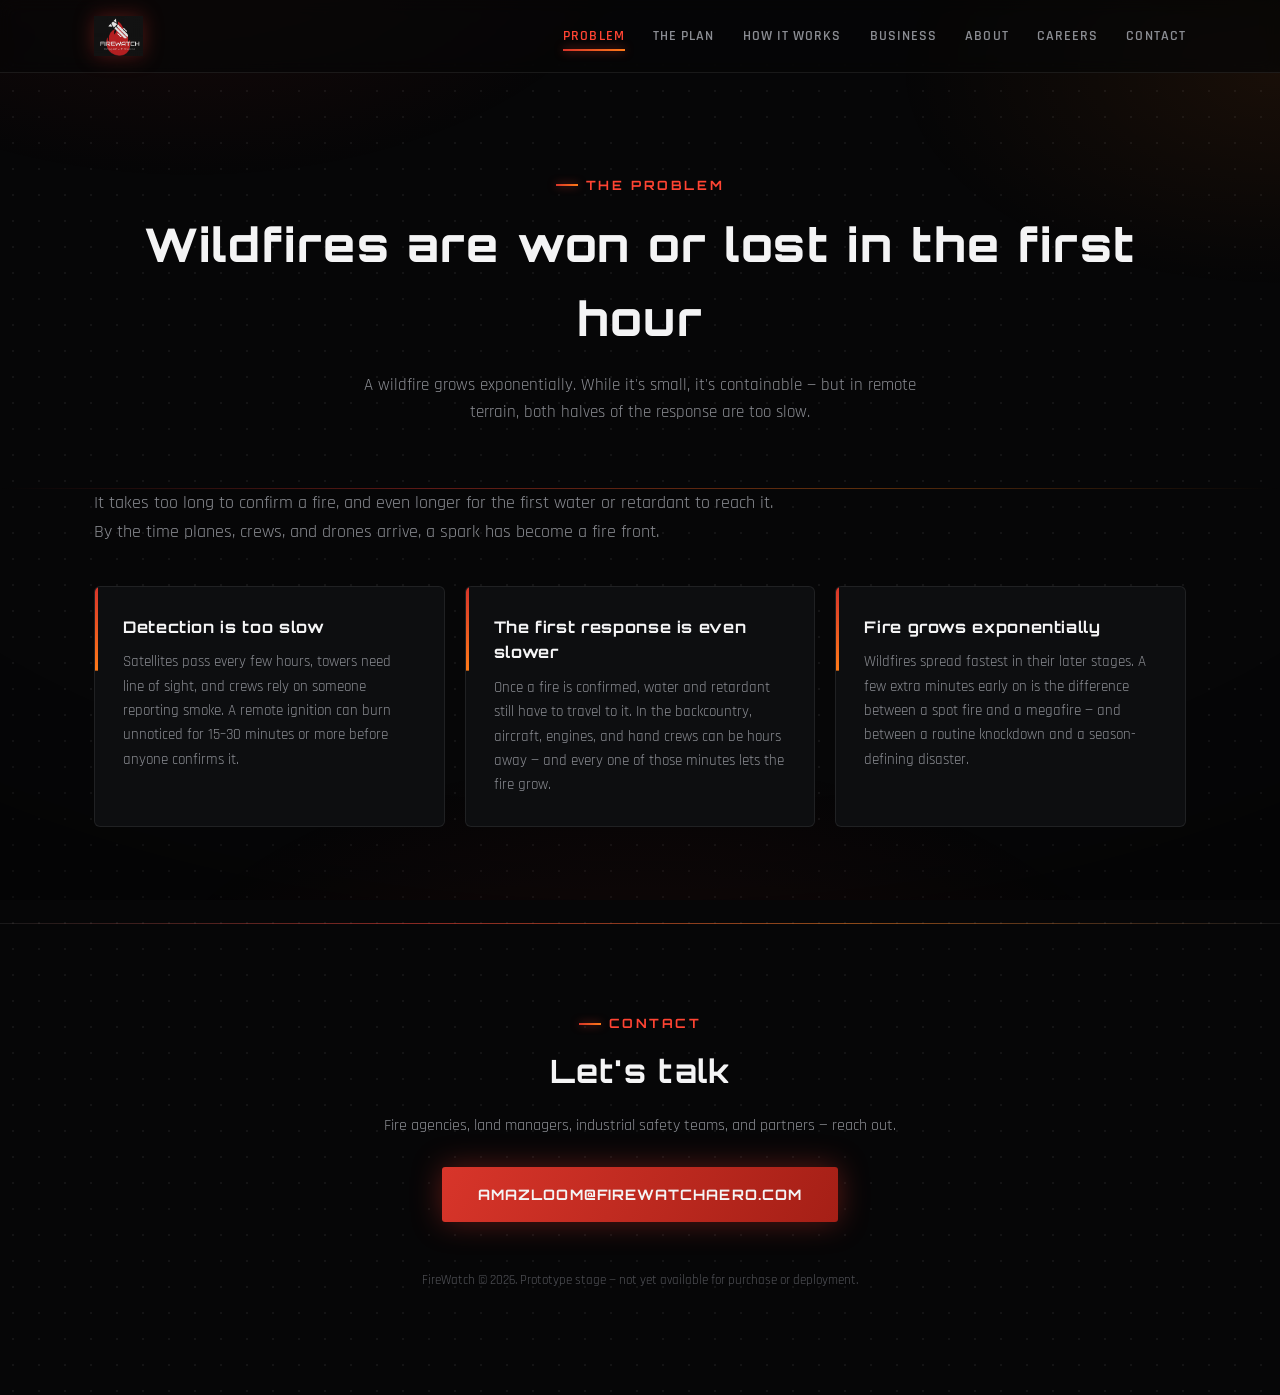
<file: problem.html>
<!DOCTYPE html>
<html lang="en">
<head>
<meta charset="UTF-8">
<meta name="viewport" content="width=device-width, initial-scale=1.0">
<title>The Problem — FireWatch</title>
<meta name="description" content="Wildfires are won or lost in the first hour. Detection is too slow, the first response is even slower, and fire grows exponentially.">
<link rel="preconnect" href="https://fonts.googleapis.com">
<link rel="preconnect" href="https://fonts.gstatic.com" crossorigin>
<link href="https://fonts.googleapis.com/css2?family=Orbitron:wght@600;700;800;900&family=Rajdhani:wght@400;500;600;700&display=swap" rel="stylesheet">
<link rel="stylesheet" href="assets/styles.css">
<link rel="icon" href="assets/favicon.ico" sizes="any">
<link rel="icon" type="image/png" href="assets/favicon-32.png">
<link rel="apple-touch-icon" href="assets/apple-touch-icon.png">
</head>
<body>

<nav>
  <div class="container">
    <a class="brand-mark" href="index.html">
      <img src="assets/logo.jpg" alt="FireWatch logo">
    </a>
    <ul>
      <li><a href="problem.html" class="active">Problem</a></li>
      <li><a href="plan.html">The Plan</a></li>
      <li><a href="how.html">How It Works</a></li>
      <li><a href="business.html">Business</a></li>
      <li><a href="about.html">About</a></li>
      <li><a href="careers.html">Careers</a></li>
      <li><a href="#contact">Contact</a></li>
    </ul>
  </div>
</nav>

<header class="page-hero">
  <div class="container">
    <span class="section-tag">The Problem</span>
    <h1>Wildfires are won or lost in the first hour</h1>
    <p>A wildfire grows exponentially. While it's small, it's containable — but in remote terrain, both halves of the response are too slow.</p>
  </div>
</header>

<section style="border-top: none; padding-top: 0;">
  <div class="container">
    <p class="lead">It takes too long to confirm a fire, and even longer for the first water or retardant to reach it. By the time planes, crews, and drones arrive, a spark has become a fire front.</p>
    <div class="grid-3">
      <div class="card">
        <h3>Detection is too slow</h3>
        <p>Satellites pass every few hours, towers need line of sight, and crews rely on someone reporting smoke. A remote ignition can burn unnoticed for 15–30 minutes or more before anyone confirms it.</p>
      </div>
      <div class="card">
        <h3>The first response is even slower</h3>
        <p>Once a fire is confirmed, water and retardant still have to travel to it. In the backcountry, aircraft, engines, and hand crews can be hours away — and every one of those minutes lets the fire grow.</p>
      </div>
      <div class="card">
        <h3>Fire grows exponentially</h3>
        <p>Wildfires spread fastest in their later stages. A few extra minutes early on is the difference between a spot fire and a megafire — and between a routine knockdown and a season-defining disaster.</p>
      </div>
    </div>
  </div>
</section>

<footer id="contact">
  <div class="container">
    <span class="section-tag">Contact</span>
    <h2>Let's talk</h2>
    <p>Fire agencies, land managers, industrial safety teams, and partners — reach out.</p>
    <a class="cta-btn" href="mailto:amazloom@firewatchaero.com">amazloom@firewatchaero.com</a>
    <div class="fine-print">FireWatch © 2026. Prototype stage — not yet available for purchase or deployment.</div>
  </div>
</footer>

<script src="assets/fx.js" defer></script>
</body>
</html>
</file>
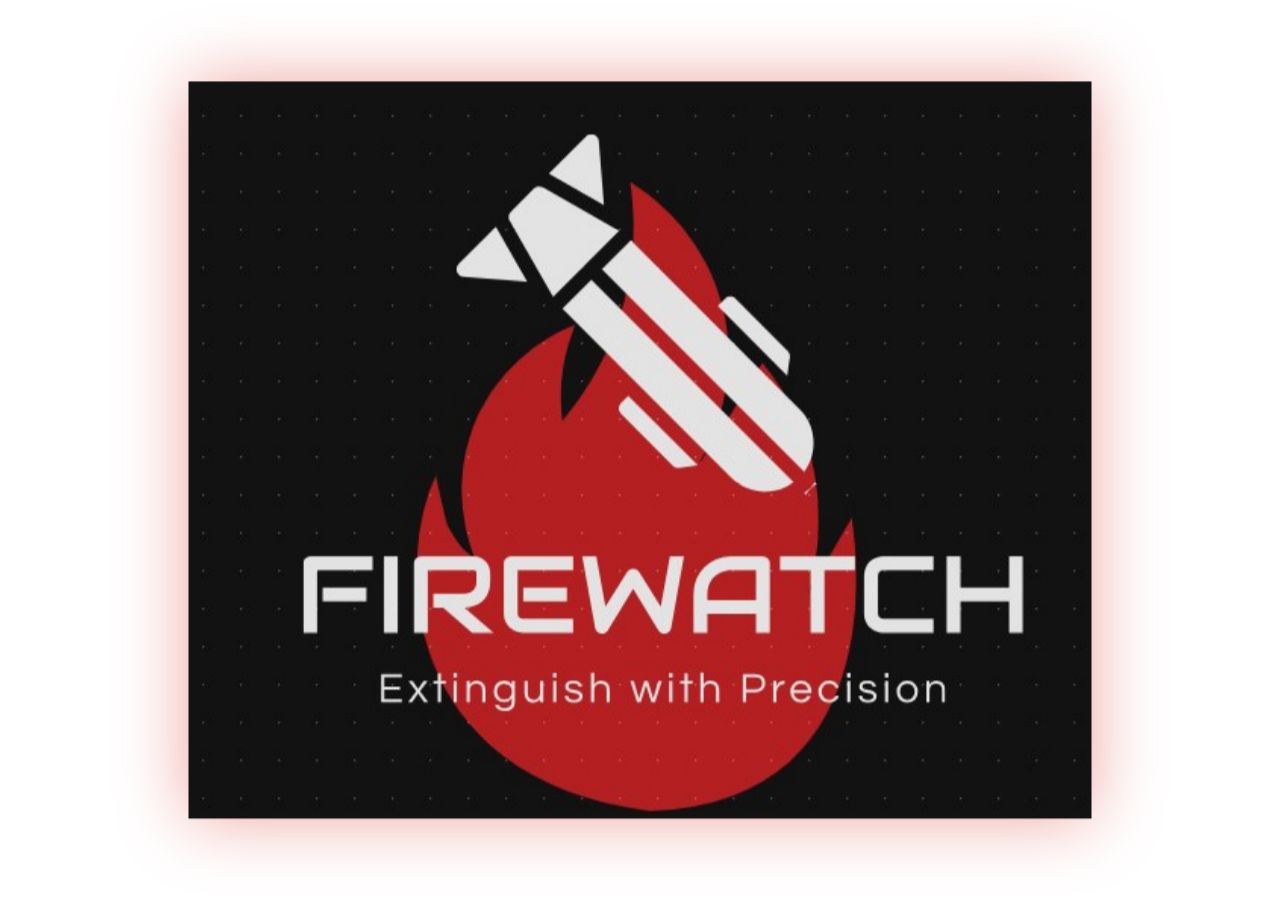
<file: short.html>
<!DOCTYPE html>
<html lang="en">
<head>
<meta charset="UTF-8">
<meta name="viewport" content="width=device-width, initial-scale=1.0">
<title>FireWatch — Short</title>
<link rel="preconnect" href="https://fonts.googleapis.com">
<link rel="preconnect" href="https://fonts.gstatic.com" crossorigin>
<link href="https://fonts.googleapis.com/css2?family=Orbitron:wght@600;700;800;900&family=Rajdhani:wght@400;500;600;700&display=swap" rel="stylesheet">
<style>
  :root{ --red:#D8352A; --glow:#ff4433; --ember:#ff7a18; --amber:#ffb020; --grey:#8B8D93; --white:#F4F4F5; }
  *{margin:0;padding:0;box-sizing:border-box}
  html,body{height:100%;background:transparent;overflow:hidden}
  #stage{ position:absolute; inset:0; overflow:hidden; }
  .layer{ position:absolute; inset:0; opacity:0; filter:blur(9px); transform-origin:center;
    transition:opacity .9s ease, filter .9s ease; }
  .layer.show{ opacity:1; filter:blur(0); }
  .layer svg{ display:block; width:100%; height:100%; }
  #flash{ position:absolute; inset:0; pointer-events:none; opacity:0;
    background:radial-gradient(60% 50% at 50% 55%, rgba(255,122,24,.5), transparent 70%); }

  .card{ position:absolute; inset:0; display:flex; flex-direction:column; align-items:center; justify-content:center; gap:14px; padding:8%; }
  .card-logo{ width:80%; max-width:80%; mix-blend-mode:screen; filter:drop-shadow(0 0 34px rgba(216,53,42,.45)); }
  .card-url{ font-family:'Orbitron',sans-serif; color:var(--glow); font-weight:700; letter-spacing:.22em; font-size:clamp(12px,3vw,24px); }
  .card-tag{ font-family:'Orbitron',sans-serif; color:var(--grey); font-weight:600; letter-spacing:.14em; font-size:clamp(8px,1.7vw,13px); }
  .card-in{ animation:cardIn 1.5s ease-out both; }
  @keyframes cardIn{0%{opacity:0;transform:translateY(10px) scale(.95)}100%{opacity:1;transform:none}}

  .layer svg [stroke-dasharray]{animation:dashFlow 2.6s linear infinite}
  @keyframes dashFlow{to{stroke-dashoffset:-24}}
  .layer svg circle[fill="#D8352A"]{transform-box:fill-box;transform-origin:center;animation:hotspot 2.2s ease-in-out infinite}
  @keyframes hotspot{0%,100%{opacity:.65;transform:scale(.85)}50%{opacity:1;transform:scale(1.25)}}
  .layer svg .smoke>*{transform-box:fill-box;transform-origin:center bottom;animation:smokeRise 3.6s ease-in infinite}
  @keyframes smokeRise{0%{opacity:0;transform:translateY(8px) scale(.5)}25%{opacity:.4}100%{opacity:0;transform:translateY(-46px) scale(1.5)}}
  .layer svg .smokeThick>*{transform-box:fill-box;transform-origin:center bottom;animation:smokeTall 4.6s ease-in infinite}
  @keyframes smokeTall{0%{opacity:0;transform:translateY(10px) scale(.4)}18%{opacity:.55}100%{opacity:0;transform:translateY(-120px) scale(2.1)}}
  .layer svg .grow2{transform-box:fill-box;transform-origin:center bottom;animation:growFire2 6.5s ease-out infinite}
  @keyframes growFire2{0%,46%{transform:scale(.03);opacity:0}72%{transform:scale(1);opacity:1}100%{transform:scale(1);opacity:1}}
  .layer svg .revealLate{animation:revLate 6.5s infinite}
  @keyframes revLate{0%,52%{opacity:0}66%,100%{opacity:1}}
  .layer svg .emberIn{opacity:0;animation:emberIn 6.5s ease-in infinite}
  @keyframes emberIn{0%,50%{opacity:0}68%,100%{opacity:1}}
  .layer svg .alertP,.layer svg .alertC{transform-box:fill-box}
  .layer svg .alertP{animation:alertP 5.2s ease-out infinite}
  @keyframes alertP{0%{opacity:0;transform:translateY(-6px)}12%,100%{opacity:1;transform:translateY(0)}}
  .layer svg .alertC{animation:alertC 8s linear infinite}
  @keyframes alertC{0%,50%{opacity:0;transform:translateY(-6px)}56%,100%{opacity:1;transform:translateY(0)}}
</style>
</head>
<body>

<svg width="0" height="0" style="position:absolute" aria-hidden="true"><defs>
  <symbol id="scene-base" viewBox="0 0 300 300">
    <path d="M0 200 L55 176 L125 176 L190 214 L245 236 L300 240" stroke="#8B8D93" stroke-width="1.8" fill="none" opacity="0.55"/>
    <path d="M12 175 L7 186 L17 186 Z M12 184 L5.5 195 L18.5 195 Z" fill="#8B8D93" opacity="0.4"/>
    <path d="M28 168 L23 179 L33 179 Z M28 177 L21.5 188 L34.5 188 Z" fill="#8B8D93" opacity="0.4"/>
    <path d="M42 162 L37 173 L47 173 Z M42 171 L35.5 182 L48.5 182 Z" fill="#8B8D93" opacity="0.4"/>
    <path d="M130 159 L125 170 L135 170 Z M130 168 L123.5 179 L136.5 179 Z" fill="#8B8D93" opacity="0.4"/>
    <path d="M145 168 L140 179 L150 179 Z M145 177 L138.5 188 L151.5 188 Z" fill="#8B8D93" opacity="0.4"/>
    <path d="M160 176 L155 187 L165 187 Z M160 185 L153.5 196 L166.5 196 Z" fill="#8B8D93" opacity="0.4"/>
    <path d="M175 185 L170 196 L180 196 Z M175 194 L168.5 205 L181.5 205 Z" fill="#8B8D93" opacity="0.4"/>
    <path d="M200 198 L195 209 L205 209 Z M200 207 L193.5 218 L206.5 218 Z" fill="#8B8D93" opacity="0.4"/>
    <path d="M214 204 L209 215 L219 215 Z M214 213 L207.5 224 L220.5 224 Z" fill="#8B8D93" opacity="0.4"/>
    <path d="M228 209 L223 220 L233 220 Z M228 218 L221.5 229 L234.5 229 Z" fill="#8B8D93" opacity="0.4"/>
    <path d="M234 212 L229 223 L239 223 Z M234 221 L227.5 232 L240.5 232 Z" fill="#8B8D93" opacity="0.4"/>
    <path d="M258 217 L253 228 L263 228 Z M258 226 L251.5 237 L264.5 237 Z" fill="#8B8D93" opacity="0.4"/>
    <path d="M270 218 L265 229 L275 229 Z M270 227 L263.5 238 L276.5 238 Z" fill="#8B8D93" opacity="0.4"/>
    <path d="M282 219 L277 230 L287 230 Z M282 228 L275.5 239 L288.5 239 Z" fill="#8B8D93" opacity="0.4"/>
    <path d="M294 220 L289 231 L299 231 Z M294 229 L287.5 240 L300.5 240 Z" fill="#8B8D93" opacity="0.4"/>
    <g stroke="#F4F4F5" stroke-width="1.7" fill="none">
      <path d="M74 176 L82 116 M106 176 L98 116"/>
      <path d="M74 176 L98 116 M106 176 L82 116" stroke="#8B8D93" stroke-width="1.1" opacity="0.6"/>
      <path d="M79 146 L101 146" stroke="#8B8D93" stroke-width="1.1" opacity="0.6"/>
      <rect x="79" y="100" width="22" height="16"/>
      <path d="M77 100 L90 88 L103 100"/>
      <path d="M90 88 L90 80" stroke="#8B8D93" stroke-width="1.1"/>
    </g>
    <circle cx="90" cy="78" r="2" fill="#D8352A"><animate attributeName="opacity" values="1;0.3;1" dur="1.8s" repeatCount="indefinite"/></circle>
  </symbol>
</defs></svg>

<div id="stage">
  <div class="layer" id="layerA"></div>
  <div class="layer" id="layerB"></div>
  <div id="flash"></div>
</div>

<template id="tpl-title">
  <div class="card"><img class="card-logo card-in" src="assets/logo.jpg" alt="FireWatch"></div>
</template>

<template id="tpl-s1">
  <svg viewBox="0 0 300 300">
    <use href="#scene-base" width="300" height="300"/>
    <g stroke="#8B8D93" stroke-width="1.5" fill="none" opacity="0.85">
      <path d="M236 232 L236 202"/><path d="M230 206 L242 206"/>
      <path d="M262 237 L262 207"/><path d="M256 211 L268 211"/>
      <path d="M236 205 Q249 219 262 210"/>
    </g>
    <g stroke="#8B8D93" stroke-width="1.4" fill="none" opacity="0.7">
      <path d="M-6 0 Q-3 -4 0 0 Q3 -4 6 0"><animateMotion dur="7s" repeatCount="indefinite" path="M-20 70 Q150 45 330 82"/></path>
      <path d="M-5 0 Q-2.5 -3 0 0 Q2.5 -3 5 0"><animateMotion dur="9s" repeatCount="indefinite" begin="-2s" path="M-20 98 Q150 72 330 58"/></path>
      <path d="M-5 0 Q-2.5 -3 0 0 Q2.5 -3 5 0"><animateMotion dur="8s" repeatCount="indefinite" begin="-4s" path="M330 52 Q150 30 -20 66"/></path>
    </g>
  </svg>
</template>

<template id="tpl-s2">
  <svg viewBox="0 0 300 300">
    <use href="#scene-base" width="300" height="300"/>
    <g class="emberIn">
      <path d="M228 209 L223 220 L233 220 Z M228 218 L221.5 229 L234.5 229 Z" fill="#ff7a18" opacity="0.28"/>
      <path d="M234 212 L229 223 L239 223 Z M234 221 L227.5 232 L240.5 232 Z" fill="#ff7a18" opacity="0.28"/>
      <path d="M258 217 L253 228 L263 228 Z M258 226 L251.5 237 L264.5 237 Z" fill="#ff7a18" opacity="0.28"/>
    </g>
    <g stroke="#8B8D93" stroke-width="1.5" fill="none" opacity="0.85">
      <path d="M236 232 L236 202"/><path d="M230 206 L242 206"/>
    </g>
    <g stroke="#8B8D93" stroke-width="1.5" fill="none" opacity="0.85">
      <path d="M262 237 L262 207"/><path d="M256 211 L268 211"/>
      <animateTransform attributeName="transform" type="rotate" values="0 262 237;0 262 237;-62 262 237;-62 262 237" keyTimes="0;0.28;0.44;1" dur="6.5s" repeatCount="indefinite"/>
    </g>
    <path d="M236 205 Q249 219 262 210" stroke="#8B8D93" stroke-width="1.5" fill="none">
      <animate attributeName="opacity" values="0.85;0.85;0;0" keyTimes="0;0.3;0.42;1" dur="6.5s" repeatCount="indefinite"/>
    </path>
    <circle cx="248" cy="232" r="0" fill="#ffb020">
      <animate attributeName="r" values="0;0;5;0;0" keyTimes="0;0.42;0.47;0.55;1" dur="6.5s" repeatCount="indefinite"/>
    </circle>
    <g class="revealLate">
      <g class="smoke" fill="#8B8D93">
        <circle cx="248" cy="192" r="5" style="animation-delay:0s"/>
        <circle cx="253" cy="180" r="6" style="animation-delay:1.1s"/>
        <circle cx="244" cy="168" r="7" style="animation-delay:2.2s"/>
      </g>
    </g>
    <g class="grow2">
      <path d="M226 236 C229 214 238 217 239 200 C244 214 246 208 248 190 C250 208 252 214 257 200 C258 217 267 214 270 236 Z" fill="#D8352A" opacity="0.9"/>
      <path d="M236 236 C238 222 244 223 244 213 C247 223 247 219 248 205 C249 219 249 223 252 213 C252 223 258 222 260 236 Z" fill="#ff7a18" opacity="0.95"/>
      <circle cx="248" cy="236" r="5" fill="#D8352A"/>
    </g>
  </svg>
</template>

<template id="tpl-s3">
  <svg viewBox="0 0 300 300">
    <use href="#scene-base" width="300" height="300"/>
    <path d="M228 209 L223 220 L233 220 Z M228 218 L221.5 229 L234.5 229 Z" fill="#ff7a18" opacity="0.28"/>
    <path d="M234 212 L229 223 L239 223 Z M234 221 L227.5 232 L240.5 232 Z" fill="#ff7a18" opacity="0.28"/>
    <path d="M258 217 L253 228 L263 228 Z M258 226 L251.5 237 L264.5 237 Z" fill="#ff7a18" opacity="0.28"/>
    <g stroke="#8B8D93" stroke-width="1.3" fill="none" opacity="0.5"><path d="M236 232 L236 202"/><path d="M230 206 L242 206"/><path d="M262 237 L235 223"/></g>
    <path d="M88 98 L248 88 L252 138 L92 108 Z" fill="#ff7a18" opacity="0.12"/>
    <path d="M90 103 L250 112" stroke="#ff7a18" stroke-width="1.2" stroke-dasharray="4 4" fill="none" opacity="0.55"/>
    <g class="smokeThick" fill="#8B8D93">
      <circle cx="248" cy="196" r="7" style="animation-delay:0s"/>
      <circle cx="253" cy="184" r="8" style="animation-delay:0.7s"/>
      <circle cx="243" cy="172" r="9" style="animation-delay:1.4s"/>
      <circle cx="250" cy="160" r="10" style="animation-delay:2.1s"/>
      <circle cx="245" cy="150" r="10" style="animation-delay:2.8s"/>
      <circle cx="251" cy="140" r="11" style="animation-delay:3.5s"/>
    </g>
    <path d="M226 236 C229 214 238 217 239 200 C244 214 246 208 248 190 C250 208 252 214 257 200 C258 217 267 214 270 236 Z" fill="#D8352A" opacity="0.9"/>
    <path d="M236 236 C238 222 244 223 244 213 C247 223 247 219 248 205 C249 219 249 223 252 213 C252 223 258 222 260 236 Z" fill="#ff7a18" opacity="0.95"/>
    <circle cx="248" cy="236" r="5" fill="#D8352A"/>
    <g class="alertP">
      <rect x="66" y="14" width="168" height="28" rx="5" fill="#141517" stroke="#ff7a18" stroke-width="1.4"/>
      <circle cx="84" cy="28" r="4" fill="#ff7a18"/>
      <text x="96" y="32" fill="#ff7a18" font-family="Orbitron, sans-serif" font-size="12" font-weight="700" letter-spacing="1.4">POSSIBLE FIRE</text>
    </g>
  </svg>
</template>

<template id="tpl-s4">
  <svg viewBox="0 0 300 300">
    <use href="#scene-base" width="300" height="300"/>
    <path d="M228 209 L223 220 L233 220 Z M228 218 L221.5 229 L234.5 229 Z" fill="#ff7a18" opacity="0.28"/>
    <path d="M234 212 L229 223 L239 223 Z M234 221 L227.5 232 L240.5 232 Z" fill="#ff7a18" opacity="0.28"/>
    <path d="M258 217 L253 228 L263 228 Z M258 226 L251.5 237 L264.5 237 Z" fill="#ff7a18" opacity="0.28"/>
    <g stroke="#8B8D93" stroke-width="1.3" fill="none" opacity="0.5"><path d="M236 232 L236 202"/><path d="M230 206 L242 206"/><path d="M262 237 L235 223"/></g>
    <path d="M103 92 C150 90 215 128 248 142" stroke="#D8352A" stroke-width="1.6" stroke-dasharray="4 4" fill="none" opacity="0.8"/>
    <g class="smokeThick" fill="#8B8D93">
      <circle cx="248" cy="196" r="7" style="animation-delay:0s"/>
      <circle cx="253" cy="184" r="8" style="animation-delay:0.7s"/>
      <circle cx="243" cy="172" r="9" style="animation-delay:1.4s"/>
      <circle cx="250" cy="160" r="10" style="animation-delay:2.1s"/>
      <circle cx="245" cy="150" r="10" style="animation-delay:2.8s"/>
    </g>
    <path d="M226 236 C229 214 238 217 239 200 C244 214 246 208 248 190 C250 208 252 214 257 200 C258 217 267 214 270 236 Z" fill="#D8352A" opacity="0.9"/>
    <path d="M236 236 C238 222 244 223 244 213 C247 223 247 219 248 205 C249 219 249 223 252 213 C252 223 258 222 260 236 Z" fill="#ff7a18" opacity="0.95"/>
    <circle cx="248" cy="236" r="5" fill="#D8352A"/>
    <path d="M248 150 L230 232 L266 232 Z" fill="#ff7a18" opacity="0">
      <animate attributeName="opacity" dur="8s" repeatCount="indefinite" values="0;0;0.12;0.12" keyTimes="0;0.19;0.23;1"/>
    </path>
    <line x1="248" y1="152" x2="232" y2="232" stroke="#ffb020" stroke-width="3" opacity="0">
      <animate attributeName="x2" values="230;266;230" dur="1.8s" repeatCount="indefinite"/>
      <animate attributeName="opacity" values="0;0;0.55;0.55" keyTimes="0;0.2;0.24;1" dur="8s" repeatCount="indefinite"/>
    </line>
    <g stroke="#F4F4F5" stroke-width="1.6">
      <line x1="-18" y1="-8" x2="18" y2="8"/><line x1="-18" y1="8" x2="18" y2="-8"/>
      <ellipse cx="-18" cy="-8" rx="7" ry="3"/><ellipse cx="18" cy="-8" rx="7" ry="3"/>
      <ellipse cx="-18" cy="8" rx="7" ry="3"/><ellipse cx="18" cy="8" rx="7" ry="3"/>
      <rect x="-6" y="-6" width="12" height="12" rx="1.5" fill="#141517" stroke="#F4F4F5" stroke-width="1.4"/>
      <animateMotion dur="8s" repeatCount="indefinite" calcMode="linear" keyPoints="0;1;1" keyTimes="0;0.19;1" path="M103 92 C150 90 215 128 248 142"/>
    </g>
    <g class="alertC">
      <rect x="58" y="14" width="184" height="28" rx="5" fill="#141517" stroke="#D8352A" stroke-width="1.4"/>
      <circle cx="76" cy="28" r="4" fill="#ff4433"/>
      <text x="88" y="32" fill="#ff4433" font-family="Orbitron, sans-serif" font-size="12" font-weight="700" letter-spacing="1.4">FIRE CONFIRMED</text>
    </g>
  </svg>
</template>

<template id="tpl-s5">
  <svg viewBox="0 0 300 300">
    <defs>
      <clipPath id="s5c1"><rect x="90" y="0" width="0" height="300"><animate attributeName="width" values="0;0;185;185" keyTimes="0;0.05;0.4;1" dur="8s" repeatCount="indefinite"/></rect></clipPath>
      <clipPath id="s5c2"><rect x="90" y="0" width="0" height="300"><animate attributeName="width" values="0;0;185;185" keyTimes="0;0.2;0.55;1" dur="8s" repeatCount="indefinite"/></rect></clipPath>
      <clipPath id="s5c3"><rect x="90" y="0" width="0" height="300"><animate attributeName="width" values="0;0;185;185" keyTimes="0;0.35;0.7;1" dur="8s" repeatCount="indefinite"/></rect></clipPath>
    </defs>
    <use href="#scene-base" width="300" height="300"/>
    <path d="M228 209 L223 220 L233 220 Z M228 218 L221.5 229 L234.5 229 Z" fill="#ff7a18" opacity="0.28"/>
    <path d="M234 212 L229 223 L239 223 Z M234 221 L227.5 232 L240.5 232 Z" fill="#ff7a18" opacity="0.28"/>
    <path d="M258 217 L253 228 L263 228 Z M258 226 L251.5 237 L264.5 237 Z" fill="#ff7a18" opacity="0.28"/>
    <g stroke="#8B8D93" stroke-width="1.3" fill="none" opacity="0.5"><path d="M236 232 L236 202"/><path d="M230 206 L242 206"/><path d="M262 237 L235 223"/></g>
    <path d="M100 96 Q180 86 246 176" stroke="#D8352A" stroke-width="1.5" stroke-dasharray="4 4" fill="none" opacity="0.8" clip-path="url(#s5c1)"/>
    <path d="M100 100 Q185 132 250 192" stroke="#D8352A" stroke-width="1.5" stroke-dasharray="4 4" fill="none" opacity="0.8" clip-path="url(#s5c2)"/>
    <path d="M100 104 Q192 168 252 200" stroke="#D8352A" stroke-width="1.5" stroke-dasharray="4 4" fill="none" opacity="0.8" clip-path="url(#s5c3)"/>
    <g class="smoke" fill="#8B8D93">
      <circle cx="248" cy="192" r="5" style="animation-delay:0s"/>
      <circle cx="253" cy="180" r="6" style="animation-delay:1.1s"/>
      <circle cx="244" cy="168" r="7" style="animation-delay:2.2s"/>
    </g>
    <path d="M226 236 C229 214 238 217 239 200 C244 214 246 208 248 190 C250 208 252 214 257 200 C258 217 267 214 270 236 Z" fill="#D8352A" opacity="0.9"/>
    <path d="M236 236 C238 222 244 223 244 213 C247 223 247 219 248 205 C249 219 249 223 252 213 C252 223 258 222 260 236 Z" fill="#ff7a18" opacity="0.95"/>
    <circle cx="248" cy="236" r="5" fill="#D8352A"/>
    <path d="M248 118 L232 200 L266 200 Z" fill="#ff7a18" opacity="0.07"/>
    <g fill="#F4F4F5"><path d="M8 0 L-8 -5 L-3 0 L-8 5 Z"/><animateMotion dur="8s" repeatCount="indefinite" rotate="auto" calcMode="linear" keyPoints="0;0;1;1" keyTimes="0;0.05;0.4;1" path="M100 96 Q180 86 246 176"/><animate attributeName="opacity" values="0;0;1;1;0;0" keyTimes="0;0.05;0.06;0.4;0.41;1" dur="8s" repeatCount="indefinite"/></g>
    <g fill="#F4F4F5"><path d="M8 0 L-8 -5 L-3 0 L-8 5 Z"/><animateMotion dur="8s" repeatCount="indefinite" rotate="auto" calcMode="linear" keyPoints="0;0;1;1" keyTimes="0;0.2;0.55;1" path="M100 100 Q185 132 250 192"/><animate attributeName="opacity" values="0;0;1;1;0;0" keyTimes="0;0.2;0.21;0.55;0.56;1" dur="8s" repeatCount="indefinite"/></g>
    <g fill="#F4F4F5"><path d="M8 0 L-8 -5 L-3 0 L-8 5 Z"/><animateMotion dur="8s" repeatCount="indefinite" rotate="auto" calcMode="linear" keyPoints="0;0;1;1" keyTimes="0;0.35;0.7;1" path="M100 104 Q192 168 252 200"/><animate attributeName="opacity" values="0;0;1;1;0;0" keyTimes="0;0.35;0.36;0.7;0.71;1" dur="8s" repeatCount="indefinite"/></g>
    <g fill="#F4F4F5"><path d="M8 0 L-8 -5 L-3 0 L-8 5 Z"/><animateMotion dur="8s" repeatCount="indefinite" rotate="auto" calcMode="linear" keyPoints="0;0;1;1" keyTimes="0;0.5;0.85;1" path="M100 96 Q180 86 246 176"/><animate attributeName="opacity" values="0;0;1;1;0;0" keyTimes="0;0.5;0.51;0.85;0.86;1" dur="8s" repeatCount="indefinite"/></g>
    <g fill="#F4F4F5"><path d="M8 0 L-8 -5 L-3 0 L-8 5 Z"/><animateMotion dur="8s" repeatCount="indefinite" rotate="auto" calcMode="linear" keyPoints="0;0;1;1" keyTimes="0;0.62;0.95;1" path="M100 100 Q185 132 250 192"/><animate attributeName="opacity" values="0;0;1;1;0;0" keyTimes="0;0.62;0.63;0.95;0.96;1" dur="8s" repeatCount="indefinite"/></g>
    <g stroke="#F4F4F5" stroke-width="1.6">
      <line x1="230" y1="96" x2="266" y2="112"/><line x1="230" y1="112" x2="266" y2="96"/>
      <ellipse cx="230" cy="96" rx="7" ry="3"/><ellipse cx="266" cy="96" rx="7" ry="3"/>
      <ellipse cx="230" cy="112" rx="7" ry="3"/><ellipse cx="266" cy="112" rx="7" ry="3"/>
      <rect x="242" y="98" width="12" height="12" rx="1.5" fill="#141517" stroke="#F4F4F5" stroke-width="1.4"/>
    </g>
    <g>
      <rect x="70" y="14" width="160" height="26" rx="5" fill="#141517" stroke="#ff7a18" stroke-width="1.4"/>
      <text class="s5pct" x="86" y="31" fill="#ff7a18" font-family="Orbitron, sans-serif" font-size="12" font-weight="700" letter-spacing="1">CONTAINED: 20%</text>
      <rect x="72" y="44" width="156" height="4" rx="2" fill="#141517" stroke="#8B8D93" stroke-width="0.5" opacity="0.5"/>
      <rect class="s5bar" x="72" y="44" width="2" height="4" rx="2" fill="#ff7a18"/>
    </g>
  </svg>
</template>

<template id="tpl-end">
  <div class="card">
    <img class="card-logo card-in" src="assets/logo.jpg" alt="FireWatch">
    <div class="card-url card-in">firewatchaero.com</div>
    <div class="card-tag card-in">© 2026 FireWatch. All rights reserved.</div>
  </div>
</template>

<script>
(function(){
  var A=document.getElementById('layerA'), B=document.getElementById('layerB');
  var flash=document.getElementById('flash');
  var layers=[A,B], cur=0, timer=null, rafId=null;
  var TXR=900;

  var seq=[
    ['title',4200],['s1',5200],['s2',6500],['s3',5200],['s4',8000],['s5',8000],['end',4600]
  ];

  function stopCounter(){ if(rafId){ cancelAnimationFrame(rafId); rafId=null; } }
  function startCounter(root){
    var pct=root.querySelector('.s5pct'), bar=root.querySelector('.s5bar');
    var t0=performance.now(), DUR=8000;
    function fr(now){
      var t=Math.min(1,(now-t0)/DUR), v;
      if(t<0.4){ v=20; } else { v=Math.round(20+30*Math.min(1,(t-0.4)/0.55)); }
      if(pct) pct.textContent='CONTAINED: '+v+'%';
      if(bar) bar.setAttribute('width',(2+(v-20)/30*152).toFixed(1));
      if(t<1) rafId=requestAnimationFrame(fr);
    }
    rafId=requestAnimationFrame(fr);
  }

  function activate(i){
    var name=seq[i][0], cyc=seq[i][1];
    var inL=layers[(cur+1)%2], outL=layers[cur];
    inL.innerHTML = document.getElementById('tpl-'+name).innerHTML;
    if(inL._push){ inL._push.cancel(); }
    if(inL.animate){ inL._push=inL.animate([{transform:'scale(1)'},{transform:'scale(1.05)'}],{duration:cyc, easing:'linear', fill:'forwards'}); }
    stopCounter();
    if(name==='s5'){ startCounter(inL); }
    void inL.offsetWidth;
    inL.classList.add('show'); outL.classList.remove('show');
    if(i>0 && flash.animate){ flash.animate([{opacity:0},{opacity:0.10},{opacity:0}],{duration:900, easing:'ease-out'}); }
    cur=(cur+1)%2;
    var next=(i<seq.length-1)?(i+1):0;          // loop forever
    timer=setTimeout(function(){ activate(next); }, cyc-TXR);
  }

  function play(){
    clearTimeout(timer); stopCounter();
    layers.forEach(function(l){ if(l._push) l._push.cancel(); l.classList.remove('show'); l.innerHTML=''; });
    cur=0; activate(0);
  }

  if(document.readyState==='complete'){ play(); }
  else { window.addEventListener('load', play); }
})();
</script>
</body>
</html>
</file>
<file: assets/styles.css>
:root {
  --black: #060607;
  --panel: #0D0E10;
  --panel-2: #141517;
  --red: #D8352A;
  --red-glow: #ff4433;
  --red-deep: #a51f16;
  --ember: #ff7a18;
  --amber: #ffb020;
  --white: #F4F4F5;
  --grey: #8B8D93;
  --line: rgba(255,255,255,0.08);
  --ease: cubic-bezier(0.22, 1, 0.36, 1);
}
* { margin: 0; padding: 0; box-sizing: border-box; }
html { scroll-behavior: smooth; }
body {
  font-family: 'Rajdhani', sans-serif;
  background: var(--black);
  color: var(--white);
  line-height: 1.6;
  background-image:
    radial-gradient(circle, rgba(255,255,255,0.055) 1px, transparent 1px);
  background-size: 26px 26px;
  overflow-x: hidden;
}
/* Ambient ember haze drifting behind everything */
body::before {
  content: "";
  position: fixed; inset: 0;
  z-index: -2;
  pointer-events: none;
  background:
    radial-gradient(60vw 50vh at 15% -10%, rgba(216,53,42,0.10), transparent 60%),
    radial-gradient(50vw 40vh at 100% 8%, rgba(255,122,24,0.08), transparent 60%),
    radial-gradient(70vw 60vh at 50% 120%, rgba(216,53,42,0.10), transparent 60%);
  animation: hazeDrift 26s ease-in-out infinite alternate;
}
/* Vignette to focus the eye */
body::after {
  content: "";
  position: fixed; inset: 0;
  z-index: -1;
  pointer-events: none;
  background: radial-gradient(120vw 90vh at 50% 40%, transparent 55%, rgba(0,0,0,0.55) 100%);
}
@keyframes hazeDrift {
  0%   { transform: translate3d(0,0,0) scale(1); opacity: 0.9; }
  100% { transform: translate3d(0,-2%,0) scale(1.06); opacity: 1; }
}

.container { max-width: 1140px; margin: 0 auto; padding: 0 24px; }
h1, h2, h3, .brand {
  font-family: 'Orbitron', sans-serif;
  letter-spacing: 0.04em;
}
a { color: var(--red-glow); }

::selection { background: rgba(216,53,42,0.35); color: #fff; }

/* NAV */
nav {
  position: sticky; top: 0; z-index: 50;
  background: rgba(6,6,7,0.7);
  backdrop-filter: blur(8px);
  border-bottom: 1px solid var(--line);
  transition: background 0.35s var(--ease), height 0.35s var(--ease), border-color 0.35s;
}
nav.scrolled {
  background: rgba(6,6,7,0.92);
  border-bottom-color: rgba(216,53,42,0.35);
}
nav .container {
  display: flex; align-items: center; justify-content: space-between;
  height: 72px;
  transition: height 0.35s var(--ease);
}
nav.scrolled .container { height: 60px; }
.brand-mark { display: flex; align-items: center; gap: 12px; text-decoration: none; }
.brand-mark img { height: 40px; width: auto; transition: transform 0.35s var(--ease), filter 0.35s; filter: drop-shadow(0 0 10px rgba(216,53,42,0.35)); }
.brand-mark:hover img { transform: scale(1.06) rotate(-2deg); filter: drop-shadow(0 0 16px rgba(255,68,51,0.7)); }
nav.scrolled .brand-mark img { height: 34px; }
.brand-mark span { font-weight: 800; font-size: 1.1rem; }
nav ul { display: flex; gap: 28px; list-style: none; }
nav ul a {
  color: var(--grey); text-decoration: none; font-weight: 600;
  font-size: 0.85rem; letter-spacing: 0.08em; text-transform: uppercase;
  transition: color 0.2s; position: relative; padding: 4px 0;
}
nav ul a::after {
  content: ""; position: absolute; left: 0; bottom: -2px;
  width: 0; height: 2px;
  background: linear-gradient(90deg, var(--red), var(--ember));
  box-shadow: 0 0 10px rgba(255,68,51,0.7);
  transition: width 0.3s var(--ease);
}
nav ul a:hover, nav ul a.active { color: var(--red-glow); }
nav ul a:hover::after, nav ul a.active::after { width: 100%; }

/* HERO */
header.hero {
  padding: 130px 0 96px;
  text-align: center;
  position: relative;
  overflow: hidden;
}
/* Ember particle canvas + scan reticle sit behind hero content */
.ember-canvas {
  position: absolute; inset: 0;
  width: 100%; height: 100%;
  z-index: 0; pointer-events: none;
  opacity: 0.9;
}
.hero-glow {
  position: absolute;
  top: -180px; left: 50%; transform: translateX(-50%);
  width: 760px; height: 540px;
  background: radial-gradient(circle, rgba(216,53,42,0.38), transparent 65%);
  filter: blur(12px);
  z-index: 0;
  animation: glowPulse 5s ease-in-out infinite;
}
@keyframes glowPulse {
  0%, 100% { opacity: 0.75; transform: translateX(-50%) scale(1); }
  50%      { opacity: 1;    transform: translateX(-50%) scale(1.05); }
}
/* Rotating thermal targeting reticle — the "drone scan" motif */
.hero-reticle {
  position: absolute; top: 50%; left: 50%;
  width: 620px; height: 620px; margin: -310px 0 0 -310px;
  z-index: 0; pointer-events: none; opacity: 0.5;
}
.hero-reticle .ring { transform-box: fill-box; transform-origin: center; }
.hero-reticle .ring-slow { animation: spin 40s linear infinite; }
.hero-reticle .ring-fast { animation: spin 18s linear infinite reverse; }
.hero-reticle .sweep {
  transform-box: fill-box; transform-origin: center;
  animation: spin 6s linear infinite;
}
@keyframes spin { to { transform: rotate(360deg); } }
header.hero .container { position: relative; z-index: 2; }
.hero-logo {
  width: 320px; max-width: 82vw; margin: 0 auto 12px; display: block;
  /* The logo JPG has a near-black background; "screen" melts that
     dark box into the page so only the flame + wordmark read, letting
     the embers and glow show through behind it. */
  mix-blend-mode: screen;
  filter: drop-shadow(0 0 46px rgba(216,53,42,0.55));
  animation: floaty 6s ease-in-out infinite;
}
/* Looping animated short embedded where the logo used to be */
.hero-short {
  width: 480px; max-width: 90vw; aspect-ratio: 1 / 1;
  margin: 0 auto 6px; position: relative;
  filter: drop-shadow(0 0 60px rgba(216,53,42,0.35));
}
.hero-short iframe {
  width: 100%; height: 100%; border: 0; display: block; background: transparent;
}
@media (max-width: 600px) { .hero-short { max-width: 92vw; } }
@keyframes floaty {
  0%, 100% { transform: translateY(0); }
  50%      { transform: translateY(-10px); }
}
header.hero h1 {
  font-size: 4.2rem; font-weight: 900; color: var(--white);
  text-shadow: 0 0 30px rgba(216,53,42,0.45);
  background: linear-gradient(180deg, #fff 0%, #ffe9d6 45%, var(--red-glow) 120%);
  -webkit-background-clip: text; background-clip: text;
  -webkit-text-fill-color: transparent;
  animation: flicker 4.5s ease-in-out infinite;
}
@keyframes flicker {
  0%, 100%   { filter: drop-shadow(0 0 18px rgba(216,53,42,0.35)); }
  48%        { filter: drop-shadow(0 0 26px rgba(255,122,24,0.55)); }
  50%        { filter: drop-shadow(0 0 12px rgba(216,53,42,0.30)); }
  52%        { filter: drop-shadow(0 0 28px rgba(255,122,24,0.6)); }
}
.hero-sub {
  color: var(--red-glow); font-family: 'Orbitron', sans-serif;
  font-weight: 700; font-size: 1.05rem; letter-spacing: 0.25em;
  text-transform: uppercase; margin-top: 14px;
}
.hero-desc {
  color: var(--grey); max-width: 620px; margin: 24px auto 0;
  font-size: 1.15rem;
}
.hero-badge {
  display: inline-block; margin-top: 28px;
  border: 1px solid var(--red); color: var(--red-glow);
  padding: 7px 18px; border-radius: 2px; font-size: 0.8rem;
  font-weight: 700; letter-spacing: 0.12em; text-transform: uppercase;
  font-family: 'Orbitron', sans-serif;
  position: relative; overflow: hidden;
}
.hero-badge::before {
  content: ""; position: absolute; inset: 0;
  background: linear-gradient(120deg, transparent 30%, rgba(255,122,24,0.35) 50%, transparent 70%);
  transform: translateX(-120%);
  animation: sweepShine 4s ease-in-out infinite;
}
@keyframes sweepShine { 0%,60% { transform: translateX(-120%); } 100% { transform: translateX(120%); } }

/* PAGE HEADER (for About / Careers) */
header.page-hero {
  padding: 96px 0 64px;
  text-align: center;
  position: relative;
  overflow: hidden;
}
header.page-hero .container { position: relative; z-index: 1; }
header.page-hero h1 { font-size: 2.9rem; font-weight: 800; }
header.page-hero p { color: var(--grey); max-width: 560px; margin: 16px auto 0; font-size: 1.05rem; }

/* STATS */
.stats {
  display: grid; grid-template-columns: repeat(3, 1fr); gap: 1px;
  background: var(--line); border: 1px solid var(--line);
  margin-top: 60px;
  border-radius: 6px; overflow: hidden;
}
.stat {
  background: var(--panel); padding: 34px 24px; text-align: center;
  transition: background 0.3s, box-shadow 0.3s;
  position: relative;
}
.stat:hover { background: var(--panel-2); box-shadow: inset 0 -2px 0 var(--red); }
.stat-num {
  font-family: 'Orbitron', sans-serif; font-weight: 800;
  font-size: 2.5rem;
  background: linear-gradient(180deg, #fff, var(--red-glow));
  -webkit-background-clip: text; background-clip: text; -webkit-text-fill-color: transparent;
  text-shadow: 0 0 20px rgba(216,53,42,0.35);
  font-variant-numeric: tabular-nums;
}
.stat-label { color: var(--grey); font-size: 0.9rem; margin-top: 6px; }

section { padding: 96px 0; position: relative; border-top: 1px solid var(--line); }
/* Ember gradient divider on top of each section */
section::before {
  content: ""; position: absolute; top: -1px; left: 0; right: 0; height: 1px;
  background: linear-gradient(90deg, transparent, rgba(216,53,42,0.6), rgba(255,122,24,0.5), transparent);
  opacity: 0.7;
}
.section-tag {
  color: var(--red-glow); font-family: 'Orbitron', sans-serif;
  font-size: 0.8rem; font-weight: 700; letter-spacing: 0.2em;
  text-transform: uppercase; margin-bottom: 12px; display: inline-flex; align-items: center; gap: 8px;
}
.section-tag::before {
  content: ""; width: 22px; height: 2px;
  background: linear-gradient(90deg, var(--red), var(--ember));
  box-shadow: 0 0 8px rgba(255,68,51,0.6);
}
section h2 { font-size: 2.3rem; font-weight: 800; margin-bottom: 20px; }
section > .container > p.lead {
  color: var(--grey); max-width: 700px; font-size: 1.1rem; margin-bottom: 40px;
}

/* PROBLEM CARDS */
.grid-3 { display: grid; grid-template-columns: repeat(3, 1fr); gap: 20px; }
.card {
  background: var(--panel); border: 1px solid var(--line); padding: 28px;
  border-radius: 6px; position: relative; overflow: hidden;
  transition: transform 0.4s var(--ease), border-color 0.4s, box-shadow 0.4s, background 0.4s;
}
.card::before {
  content: ""; position: absolute; top: 0; left: 0; width: 3px; height: 100%;
  background: linear-gradient(180deg, var(--red), var(--ember));
  transform: scaleY(0.35); transform-origin: top; transition: transform 0.4s var(--ease);
}
/* Radial glow that follows the pointer (set via JS custom props) */
.card::after {
  content: ""; position: absolute; inset: 0; pointer-events: none;
  background: radial-gradient(240px circle at var(--mx, 50%) var(--my, 0%), rgba(255,122,24,0.14), transparent 60%);
  opacity: 0; transition: opacity 0.4s;
}
.card:hover {
  transform: translateY(-6px);
  border-color: rgba(216,53,42,0.45);
  background: var(--panel-2);
  box-shadow: 0 18px 50px -20px rgba(216,53,42,0.55);
}
.card:hover::before { transform: scaleY(1); }
.card:hover::after { opacity: 1; }
.card h3 { font-size: 1rem; margin-bottom: 10px; font-weight: 700; }
.card p { color: var(--grey); font-size: 0.95rem; }
.card .x { color: var(--red-glow); }

/* EXPLORE (landing page) — clickable link cards */
.explore-grid { display: grid; grid-template-columns: repeat(2, 1fr); gap: 20px; }
a.card { text-decoration: none; color: inherit; display: block; }
a.card h3 { font-size: 1.15rem; }
.card-go {
  display: inline-flex; align-items: center; gap: 7px; margin-top: 18px;
  color: var(--red-glow); font-family: 'Orbitron', sans-serif;
  font-size: 0.72rem; font-weight: 700; letter-spacing: 0.14em; text-transform: uppercase;
}
.card-go::after { content: "\2192"; transition: transform 0.3s var(--ease); }
a.card:hover .card-go::after { transform: translateX(5px); }

/* PIPELINE */
.pipeline {
  display: grid; grid-template-columns: repeat(5, 1fr); gap: 16px; margin-top: 20px;
}
.pipe-step {
  background: var(--panel); border: 1px solid var(--line); padding: 22px 18px;
  border-radius: 6px; text-align: left; position: relative; overflow: hidden;
  transition: transform 0.35s var(--ease), border-color 0.35s, box-shadow 0.35s;
}
.pipe-step:hover {
  transform: translateY(-5px);
  border-color: rgba(216,53,42,0.4);
  box-shadow: 0 14px 40px -20px rgba(216,53,42,0.6);
}
.pipe-num {
  font-family: 'Orbitron', sans-serif;
  background: linear-gradient(180deg, var(--ember), var(--red));
  -webkit-background-clip: text; background-clip: text; -webkit-text-fill-color: transparent;
  font-weight: 800; font-size: 1.5rem; margin-bottom: 10px;
}
.pipe-step h4 { font-size: 0.95rem; margin-bottom: 8px; font-weight: 700; }
.pipe-step p { color: var(--grey); font-size: 0.85rem; }

/* ROADMAP / PLAN - visual diagrams */
.roadmap { display: flex; flex-direction: column; gap: 60px; margin-top: 50px; }
.roadmap-item {
  display: grid; grid-template-columns: 1fr 1fr; gap: 50px; align-items: center;
}
.roadmap-item.reverse { direction: rtl; }
.roadmap-item.reverse > * { direction: ltr; }
.roadmap-visual {
  background:
    radial-gradient(120% 120% at 50% 0%, rgba(216,53,42,0.06), transparent 60%),
    var(--panel);
  border: 1px solid var(--line); border-radius: 8px;
  padding: 28px; display: flex; align-items: center; justify-content: center;
  min-height: 340px; position: relative; overflow: hidden;
  transition: border-color 0.4s, box-shadow 0.4s;
}
/* Scale the diagrams up to fill the column now that each has its own page */
.roadmap-visual svg { width: 100%; height: auto; max-width: 480px; }
.roadmap-visual:hover { border-color: rgba(216,53,42,0.4); box-shadow: 0 20px 60px -30px rgba(216,53,42,0.6); }
/* Flowing dashed comms/flight lines inside the SVGs */
.roadmap-visual svg [stroke-dasharray] { animation: dashFlow 2.6s linear infinite; }
@keyframes dashFlow { to { stroke-dashoffset: -24; } }
/* Pulsing red hotspots inside the SVGs */
.roadmap-visual svg circle[fill="#D8352A"] {
  transform-box: fill-box; transform-origin: center;
  animation: hotspot 2.2s ease-in-out infinite;
}
@keyframes hotspot {
  0%, 100% { opacity: 0.65; transform: scale(0.85); }
  50%      { opacity: 1;    transform: scale(1.25); }
}
/* Rising wildfire smoke */
.roadmap-visual svg .smoke > * {
  transform-box: fill-box; transform-origin: center bottom;
  animation: smokeRise 3.4s ease-in infinite;
}
@keyframes smokeRise {
  0%   { opacity: 0;    transform: translateY(6px)  scale(0.5); }
  25%  { opacity: 0.45; }
  100% { opacity: 0;    transform: translateY(-30px) scale(1.4); }
}
.roadmap-phase {
  font-family: 'Orbitron', sans-serif; color: var(--red-glow);
  font-size: 0.8rem; font-weight: 700; letter-spacing: 0.15em;
  text-transform: uppercase; margin-bottom: 10px;
}
.roadmap-text h3 { font-size: 1.6rem; margin-bottom: 14px; }
.roadmap-text p { color: var(--grey); font-size: 1rem; }
.roadmap-status {
  display: inline-block; margin-top: 16px; font-size: 0.78rem; font-weight: 700;
  letter-spacing: 0.1em; text-transform: uppercase; padding: 5px 12px; border-radius: 2px;
}
.roadmap-status.live { background: rgba(216,53,42,0.15); color: var(--red-glow); border: 1px solid var(--red); }
.roadmap-status.live::before {
  content: ""; display: inline-block; width: 7px; height: 7px; border-radius: 50%;
  background: var(--red-glow); margin-right: 7px; vertical-align: middle;
  box-shadow: 0 0 0 0 rgba(255,68,51,0.7); animation: livePulse 1.8s infinite;
}
@keyframes livePulse {
  0%   { box-shadow: 0 0 0 0 rgba(255,68,51,0.6); }
  70%  { box-shadow: 0 0 0 8px rgba(255,68,51,0); }
  100% { box-shadow: 0 0 0 0 rgba(255,68,51,0); }
}
.roadmap-status.next { background: rgba(255,255,255,0.06); color: var(--grey); border: 1px solid var(--line); }

/* BUSINESS MODEL */
.model-grid { display: grid; grid-template-columns: repeat(3, 1fr); gap: 20px; }
.model-card {
  background: var(--panel); border: 1px solid var(--line); border-radius: 6px;
  padding: 28px; text-align: center;
  transition: transform 0.35s var(--ease), border-color 0.35s, box-shadow 0.35s;
}
.model-card:hover { transform: translateY(-5px); border-color: rgba(216,53,42,0.4); box-shadow: 0 16px 44px -24px rgba(216,53,42,0.6); }
.model-card.active { border-color: var(--red); background: var(--panel-2); box-shadow: 0 0 40px -18px rgba(216,53,42,0.6); }
.model-tag {
  font-family: 'Orbitron', sans-serif; font-size: 0.7rem; font-weight: 700;
  letter-spacing: 0.15em; text-transform: uppercase; color: var(--grey);
  border: 1px solid var(--line); display: inline-block; padding: 4px 10px; margin-bottom: 16px;
}
.model-card.active .model-tag { color: var(--red-glow); border-color: var(--red); }
.model-card h4 { font-size: 1.1rem; margin-bottom: 10px; }
.model-card p { color: var(--grey); font-size: 0.9rem; }

/* ABOUT PAGE */
.about-grid {
  display: grid; grid-template-columns: 280px 1fr; gap: 50px; align-items: start;
}
.about-photo {
  width: 100%; aspect-ratio: 1/1; border-radius: 8px; overflow: hidden;
  border: 1px solid var(--line); background: var(--panel);
  display: flex; align-items: center; justify-content: center;
  box-shadow: 0 20px 60px -30px rgba(216,53,42,0.5);
}
.about-photo img { width: 100%; height: 100%; object-fit: cover; display: block; }
.about-photo .placeholder { color: var(--grey); font-size: 0.85rem; text-align: center; padding: 20px; }
.about-name { font-size: 1.6rem; font-weight: 800; margin-top: 20px; }
.about-role { color: var(--red-glow); font-family: 'Orbitron', sans-serif; font-size: 0.85rem; letter-spacing: 0.1em; text-transform: uppercase; margin-top: 6px; }
.about-text p { color: var(--grey); font-size: 1.05rem; margin-bottom: 18px; }
.about-text h3 { font-size: 1rem; margin: 10px 0; }

.timeline { margin-top: 50px; display: flex; flex-direction: column; gap: 28px; position: relative; }
.timeline-item { display: grid; grid-template-columns: 90px 1fr; gap: 24px; position: relative; }
.timeline-year { font-family: 'Orbitron', sans-serif; color: var(--red-glow); font-weight: 700; }
.timeline-item p { color: var(--grey); }
.timeline-item h4 { font-size: 1rem; margin-bottom: 6px; }

/* CAREERS PAGE */
.careers-empty {
  border: 1px dashed var(--line); border-radius: 8px; padding: 60px 30px;
  text-align: center; background: var(--panel);
}
.careers-empty h3 { font-size: 1.3rem; margin-bottom: 12px; }
.careers-empty p { color: var(--grey); max-width: 480px; margin: 0 auto 24px; }
.roles-list { display: flex; flex-direction: column; gap: 16px; margin-top: 30px; }

/* FOOTER */
footer { padding: 84px 0 104px; border-top: 1px solid var(--line); text-align: center; position: relative; }
footer::before {
  content: ""; position: absolute; top: -1px; left: 0; right: 0; height: 1px;
  background: linear-gradient(90deg, transparent, rgba(216,53,42,0.6), rgba(255,122,24,0.5), transparent);
}
footer h2 { font-size: 2rem; margin-bottom: 16px; }
footer p { color: var(--grey); margin-bottom: 28px; }
.cta-btn {
  display: inline-block; background: linear-gradient(120deg, var(--red), var(--red-deep));
  color: var(--white);
  font-family: 'Orbitron', sans-serif; font-weight: 700; letter-spacing: 0.08em;
  text-transform: uppercase; text-decoration: none; padding: 16px 36px;
  border-radius: 3px; font-size: 0.9rem;
  box-shadow: 0 0 30px rgba(216,53,42,0.4);
  position: relative; overflow: hidden;
  transition: transform 0.3s var(--ease), box-shadow 0.3s;
}
.cta-btn::before {
  content: ""; position: absolute; inset: 0;
  background: linear-gradient(120deg, transparent 30%, rgba(255,255,255,0.35) 50%, transparent 70%);
  transform: translateX(-130%); transition: transform 0.6s var(--ease);
}
.cta-btn:hover { transform: translateY(-3px); box-shadow: 0 10px 40px rgba(216,53,42,0.6); }
.cta-btn:hover::before { transform: translateX(130%); }
.fine-print { margin-top: 40px; color: #55565C; font-size: 0.8rem; }

/* SCROLL REVEAL (only active when JS adds .fx-ready, so no-JS keeps content visible) */
.fx-ready [data-reveal] { opacity: 0; transform: translateY(28px); }
.fx-ready [data-reveal].in-view {
  opacity: 1; transform: none;
  transition: opacity 0.7s var(--ease), transform 0.7s var(--ease);
  transition-delay: var(--reveal-delay, 0s);
}

@media (max-width: 900px) {
  .grid-3, .model-grid, .explore-grid { grid-template-columns: 1fr; }
  .pipeline { grid-template-columns: 1fr 1fr; }
  .roadmap-item, .roadmap-item.reverse { grid-template-columns: 1fr; direction: ltr; }
  .about-grid { grid-template-columns: 1fr; }
  .about-photo { max-width: 280px; }
  .hero-reticle { width: 440px; height: 440px; margin: -220px 0 0 -220px; }
}
@media (max-width: 600px) {
  header.hero h1 { font-size: 2.7rem; }
  .stats { grid-template-columns: 1fr; }
  .pipeline { grid-template-columns: 1fr; }
  nav ul { display: none; }
  .timeline-item { grid-template-columns: 1fr; }
  .hero-reticle { display: none; }
}

/* Respect users who prefer reduced motion */
@media (prefers-reduced-motion: reduce) {
  *, *::before, *::after {
    animation-duration: 0.001ms !important;
    animation-iteration-count: 1 !important;
    transition-duration: 0.001ms !important;
    scroll-behavior: auto !important;
  }
  .ember-canvas, .hero-reticle { display: none; }
  .fx-ready [data-reveal] { opacity: 1 !important; transform: none !important; }
}
</file>
